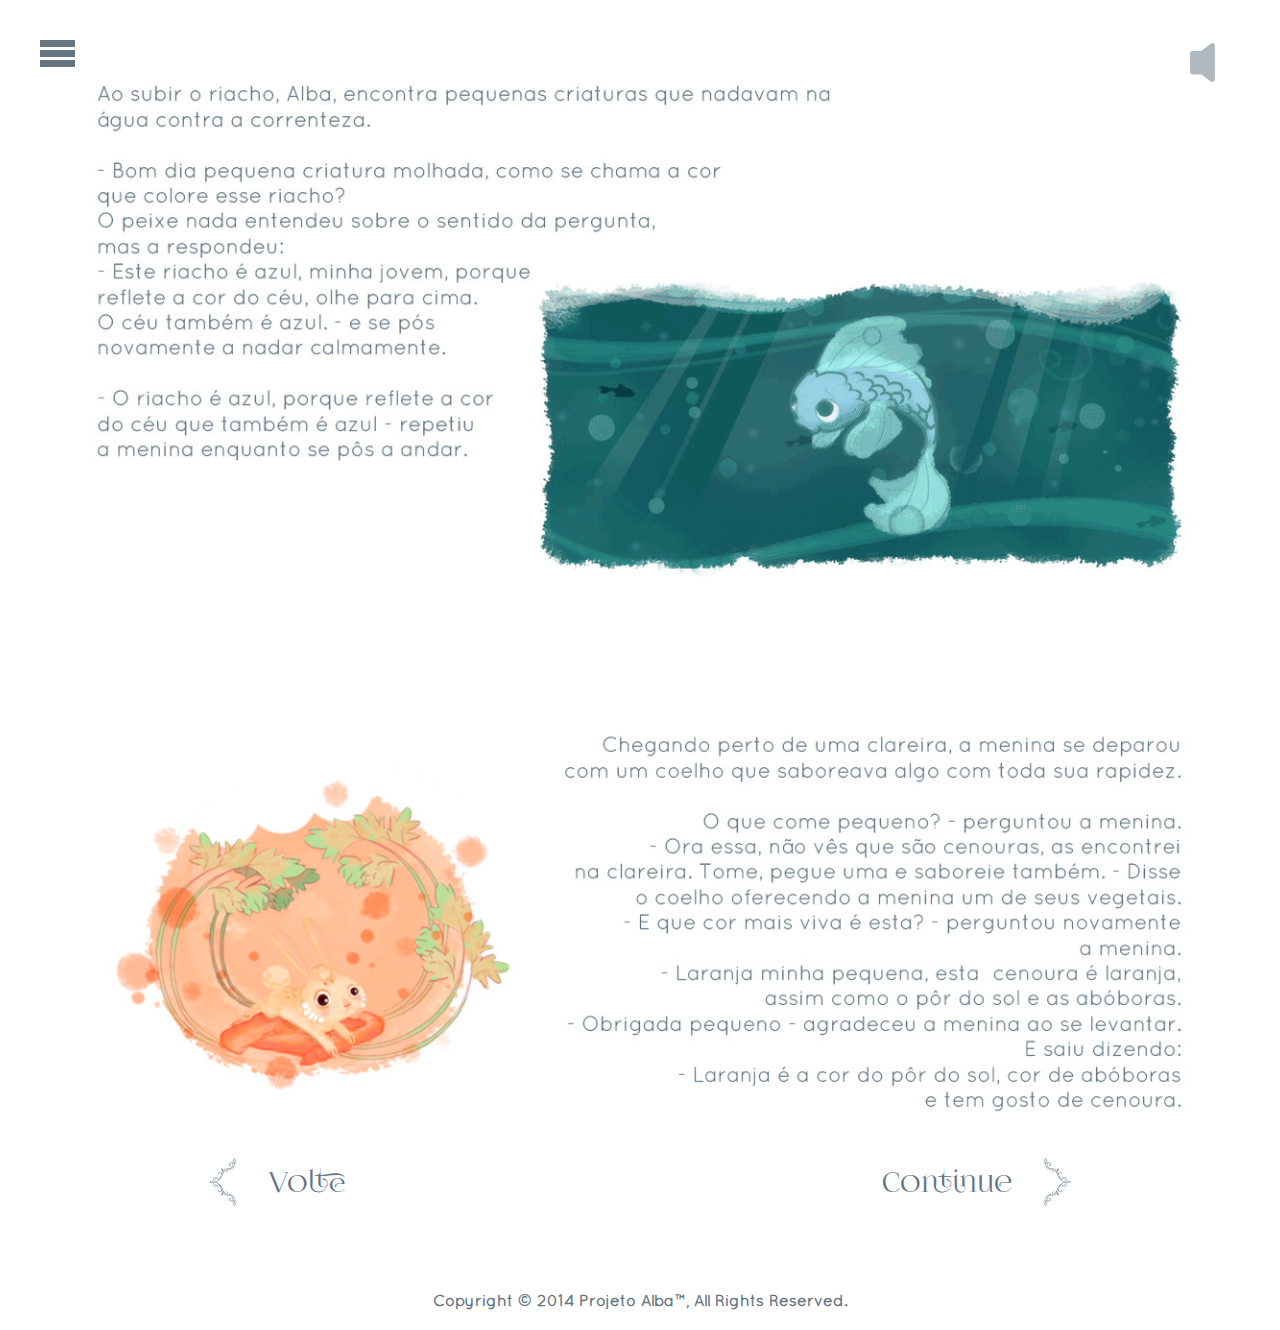
<file: caminho1.html>
﻿<!DOCTYPE html PUBLIC "-//W3C//DTD XHTML 1.0 Transitional//EN" "http://www.w3.org/TR/xhtml1/DTD/xhtml1-transitional.dtd">
<html xmlns="http://www.w3.org/1999/xhtml">
<head>
<meta http-equiv="Content-Type" content="text/html; charset=utf-8" />
<title>Projeto Alba</title>

<!----meta dados para comnpartilhamento---->
<meta name="description" content="Leia esta história incrível e descubra as cores junto com a princesa Alba."/>
<meta property="og:locale" content="pt_BR" />
<!--<meta property="og:type" content="article" />-->
<meta property="og:title" content="Projeto Alba" />
<meta property="og:description" content="Leia esta história incrível e descubra as cores junto com a princesa Alba." />
<meta property="og:image" content="img/historia/2.jpg" />


<link rel="icon" href="img/favicon.png" type="image/png">

<script>
//loading de carregamento do site ao abrir.
 window.addEventListener("load", function(){
    var loading = document.getElementById("loading");
    document.body.removeChild(loading);
   });
</script>

<!----folhas de estilos criadas pelo desenvolvedor---->
<link href="css/estilos.css" rel="stylesheet" type="text/css" />

<!------Scripts criados pelo desenvolvedor------->
<script src="js/codigo.js" type="text/javascript"></script>

<!-----------chama folha jquery parallax------------->
<script type="text/javascript" src="js/jquery-parallax.js"></script>
<script>
$(document).ready(function(){
$('div.section').each(function(){
	var $obj = $(this);
	$(window).scroll(function() {
		var yPos = ($(window).scrollTop() / $obj.data('speed')); 
		var bgpos = '50%'+ yPos + 'px';
		$obj.css('background-position', bgpos );
	}); 
});	
});
</script>

<!-------scripts e css fullpage-------->
<link href="css/jquery.fullPage.css" rel="stylesheet" type="text/css" />
<script src="js/jqueryui.js"></script>

<script type="text/javascript" src="js/jquery.fullPage.js"></script>
	<script type="text/javascript">
		$(document).ready(function() {
			$('#fullpage').fullpage({
				autoScrolling: false
			});
		});
	</script>
</head>

<body onload="iniciaPag()" onresize="redimencaoPag()" style="background-color: #FFFFFF;">
<!-----div de loading do site----->
<div id="loading"></div>
<!---elementos inclusos para não dar erro no javascript--->
<div id="fp-nav"></div>
<!--background audio-->
<audio loop id="back-audio">
  <source src="audio/back/bg-loop.ogg" type="audio/ogg">
  <source src="audio/back/bg-loop.mp3" type="audio/mpeg">
  Seu navegador não suporta a tag de audio.
</audio>
<!--audios da locucao-->
<audio id="1">
  <source src="audio/locucao/caminho1/img10-alba e peixes.mp3" type="audio/mpeg">
  Seu navegador não suporta a tag de audio.
</audio>
<audio id="2">
  <source src="audio/locucao/caminho1/img11-alba e coelho.mp3" type="audio/mpeg">
  Seu navegador não suporta a tag de audio.
</audio>

<!--começa primeira página-->
	<div id="fullpage">
    	<div id="conteudo">
            <div class="cem">
            	<img src="img/historia/caminho1/1.gif" id="1" class="cem" onclick="locucao(this.id)">
        		<img src="img/historia/caminho1/2.jpg" id="2" class="cem" onclick="locucao(this.id)">
                <!--<img src="img/historia/caminho1/8.jpg" onclick="alturaCaminhos()" id="ultima" class="cem">-->
                
                <!--entra botao do FaceBook
                <span class='st_facebook_hcount' displayText='Facebook'></span>-->
                
                <!--<div id="fim">
                	<div id="prev">
                       	<a href="pag1.html"><img src="img/btn/prev.png" width="35" height="50" alt="anterior" /><spam>Anterior</spam></a>
                    </div>
                    <!--<p class="direitos" style="top: auto !important;">Copyright © 2014 Projeto Alba™, All Rights Reserved.</p>
                </div>-->
                <div id="pass" style="top: -50px;">
                	<div id="prev">
                       	<a href="pag1.html"><img src="img/btn/prev.png" width="35" height="50" alt="anterior" /><spam>Volte</spam></a>
                    </div>
                    <div id="next">
                       	<a href="comum.html"><spam>Continue</spam><img src="img/btn/next.png" width="35" height="50" alt="anterior" /></a>
                    </div>
            	</div>
                <p class="direitos">Copyright © 2014 Projeto Alba™, All Rights Reserved.</p>
         </div>
   	</div>
    
    <!--controles do audio-->
    <img src="img/btn/audio-inpause.png" onclick="playPause()" width="50" height="45" id="control-audio" />
	<!--termina controles do audio-->
    <!--termina index-->
    <!--começa menu-->
	<div id="back-menu" style="display: none;">
    	<div class="opcoes">
        
        	<!----------------começa conteudo da opção "trabalho" do menu de opções------------------>
        	<div id="trabalho">
            	<h1>O Trabalho</h1>
                <div class="divider"></div>
                <h2>Por que nossa escolha?</h2>
                <p>Formando em Produção Multimídia na PUC Minas, os profissionais da equipe Projeto Alba produziram esse trabalho como TCC (Trabalho de Conclusão de Curso).</p>
<p>A ideia é fechar com chave de ouro toda a trajetória percorrida durante os dois anos e meio no curso e mostrar tudo que aprendemos durante esse processo.</p>
<p>A produção deste trabalho foi simples, a divisão das tarefas foi direta e as metas estabelecidas.</p>
<p>O trabalho final vocês veem aqui, o Projeto Alba é nossa apresentação para as pessoas de fora para mostrar: "Mercado de trabalho, estamos aqui e vamos disputar suas vagas com unhas e dentes, nos aguardem!"</p>
<p>Nós da Equipe Alba esperamos que vocês aproveitem nosso trabalho, obrigado.</p>
				<div class="divider"></div>
                <h2>Documentação</h2>
              	<p>Baixe a documentação do trabalho com todas as informações de pesquisa e produção:</p>
                <a href="documento/documento projeto alba.pdf" target="_blank"><img src="img/btn/pdf-alba.png" alt="baixe a documentação do trabalho Projeto Alba" /></a><br/><br/><br/>
                <div class="divider"></div>
                <h2>Divisão de tarefas</h2>
                <p><b>Design e produção web:</b> Thales Alves e Mateus Carneiro</p>
                <p><b>Documentação e gerenciamento:</b> Bruno Bonifácio, Matheus Fonseca e Mateus Carneiro</p>
                <p><b>Roteiro e Ilustrações:</b> Sullivan Henrique</p>
                <p><b>Animação e produção da locução:</b> Bruno Bonifácio</p>
                <p><b>Trilha sonora:</b> Thales Alves e LabÁudio SG</p>
				<div id="prev" style="position: inherit;" onclick="voltaMenu()">
	    			<a href="#"><img src="img/btn/prev.png" width="35" height="50" alt="anterior" /><spam>Voltar</spam></a>
            	</div>
            </div>
            
            <!----------------começa conteudo da opção "integrantes" do menu de opções------------------>
            <div id="integrantes">
            	<h1>Equipe</h1>
                <div class="divider"></div>
                <h2>Web Design</h2>
                <div class="content-circulos">
                	<div class="circulo-legenda">
                    	<div class="circulos-hover">
                        	<div class="back circulos">
                        		<p>
                                	Até mais, <br />e obrigado pelos peixes!
                                </p>
                        	 </div>
                    		<div class="circulos">
                        		<img src="img/integrantes/thales.jpg">
                			</div>
                        	<p>Thales Alves</p>
                        </div>
                    </div>
                    <div class="circulo-legenda">
                    	<div class="circulos-hover">
                        	<div class="back circulos">
                        		<p>
                                	A experienza é a influenza da cienza na aparenza.
                                </p>
                        	</div>
                    		<div class="circulos">
                        		<img src="img/integrantes/mateus-carneiro.jpg">
                			</div>
                        	<p>Mateus Carneiro</p>
                        </div>
                    </div>               
                    
                    <div class="divider"></div>
                <h2>Documentação</h2>
                <div class="circulo-legenda">
                	<div class="circulos-hover">
                        <div class="back circulos">
                        	<p>
                               	Em todo caos existe um universo, <br/>e em toda desordem existe uma ordem oculta.
                            </p>
                        </div>
                    	<div class="circulos">
                        	<img src="img/integrantes/bruno.jpg">
                		</div>
                        <p>Bruno Bonifácio</p>
                    </div>
                 </div>
                 <div class="circulo-legenda">
                 	<div class="circulos-hover">
                     	<div class="back circulos">
                        	<p>
                                	O tamanho do muro depende de como se enxerga o tijolo.
                            </p>
                        </div>
                   		<div class="circulos">
                	  		<img src="img/integrantes/mateus-fonseca.jpg">
                		</div>
                    	<p>Matheus Fonseca</p>
                     </div>
                  </div>
                    
                <div class="divider"></div>
                <h2>Desenho</h2>
                <div class="circulo-legenda" style="float:none; margin: 0 auto;">
                	<div class="circulos-hover">
                    	<div class="back circulos">
                        	<p>
                                	...
                            </p>
                        </div>
                    	<div class="circulos">
                        	<img src="img/integrantes/sullivan.jpg">
                		</div>
                        <p>Sullivan Silva</p>
                    </div>
                </div>
           	</div>
            <div id="prev" style="position: inherit;" onclick="voltaMenu()">
               	<a href="#"><img src="img/btn/prev.png" width="35" height="50" alt="anterior" /><spam>Voltar</spam></a>
            </div>                   
            </div>
            
            <!------começa detalhes projeto alba---------->                        
            <div id="projeto-detalhes">
            	<h1>Projeto Alba</h1>
                <div class="divider"></div>
                <h2>O que é o projeto</h2>
                <img src="img/alba-escrito.png" style="float: right;">
                <div class="bloco-de-texto">
                	<p>O projeto é uma Graphic Novel com possibilidades de multi-caminhos contendo elementos interativos, como sons, pequenas animações e a possibilidade do leitor escolher a sequência da narrativa.</p>
					<p>A arte é representada com ilustrações que são a tradução visual da história contada pelo projeto, apresentando uma narrativa harmônica e fluida.</p>
					<p>O produto é baseado em um conto autoral criado por um dos integrantes da equipe.</p>
                </div>
                <div class="divider"></div>
                <h2>Elementos Externos</h2>
                <p>Ao longo do projeto foram usados alguns elementos externos de domínio público, os quais são listados abaixo:</p><br/>
                <p><b>Imagens</b></p>
                <p>Imagem1 - Origami tags vector set<br>
                Link: <a href="http://www.freepik.com/free-vector/origami-tags-vector-set_724998.htm" target="_blank">http://www.freepik.com/free-vector/origami-tags-vector-set_724998.htm</a></p>
                <p>Imagem2 - Calligraphic frames decorative floral set<br>
                Link: <a href="http://www.freepik.com/free-vector/calligraphic-frames-decorative-floral-set_724574.htm" target="_blank">http://www.freepik.com/free-vector/calligraphic-frames-decorative-floral-set_724574.htm</a></p>
                <p><b>Fontes</b></p>
                <p>fonte1 - Quicksand<br>
                link: <a href="http://www.google.com/fonts/specimen/Quicksand" target="_blank">http://www.google.com/fonts/specimen/Quicksand</a></p>
                <p>fonte2 - Foglihten No07<br>
                link: <a href="http://www.dafont.com/pt/foglihtenno07.font" target="_blank">http://www.dafont.com/pt/foglihtenno07.font</a></p>
                <p>fonte3 - Caviar Dreams<br>
                link: <a href="http://www.dafont.com/pt/caviar-dreams.font" target="_blank">http://www.dafont.com/pt/caviar-dreams.font</a></p>
                
                <p><b>Áudio</b></p>
                <p>A trilha sonora do projeto foi produzida pelo LabAudio SG em conjunto com a equipe do Projeto Alba.</p>
                
                <p><b>Locução</b></p>
                <p>Locução feita por Camila Coelho.</p>
                
                <div id="prev" style="position: inherit;" onclick="voltaMenu()">
                   	<a href="#"><img src="img/btn/prev.png" width="35" height="50" alt="anterior" /><spam>Voltar</spam></a>
                </div>
            </div>
        </div>
    	<img src="img/btn/fexar-slin.png" id="btn-fechar" onclick="animaMenu()" width="35" height="35" alt="fechar menu" />
		<div id="menu-capa">
   	  		<ul id="into-menu-capa">
           		<a href="#" onclick="conteudo('trabalho')"><li>O TRABALHO</li></a>
        		<a href="#" onclick="conteudo('integrantes')"><li>EQUIPE</li></a>
        		<a href="#" onclick="conteudo('projeto')"><li>O PROJETO ALBA</li></a>
        	</ul>
    	</div>
    </div>
    <!--<img src="img/btn/menu.png" onclick="apareceMenu()" id="bt-menu" width="40" height="40" alt="menu" />-->
    <!--teste de menu por divs-->
    <div id="menu" onclick="animaMenu()">
    	<div class="barra-menu"></div>
        <div class="barra-menu"></div>
        <div class="barra-menu"></div>
    </div>
    <!--termina menu-->
</body>
</html>
</file>
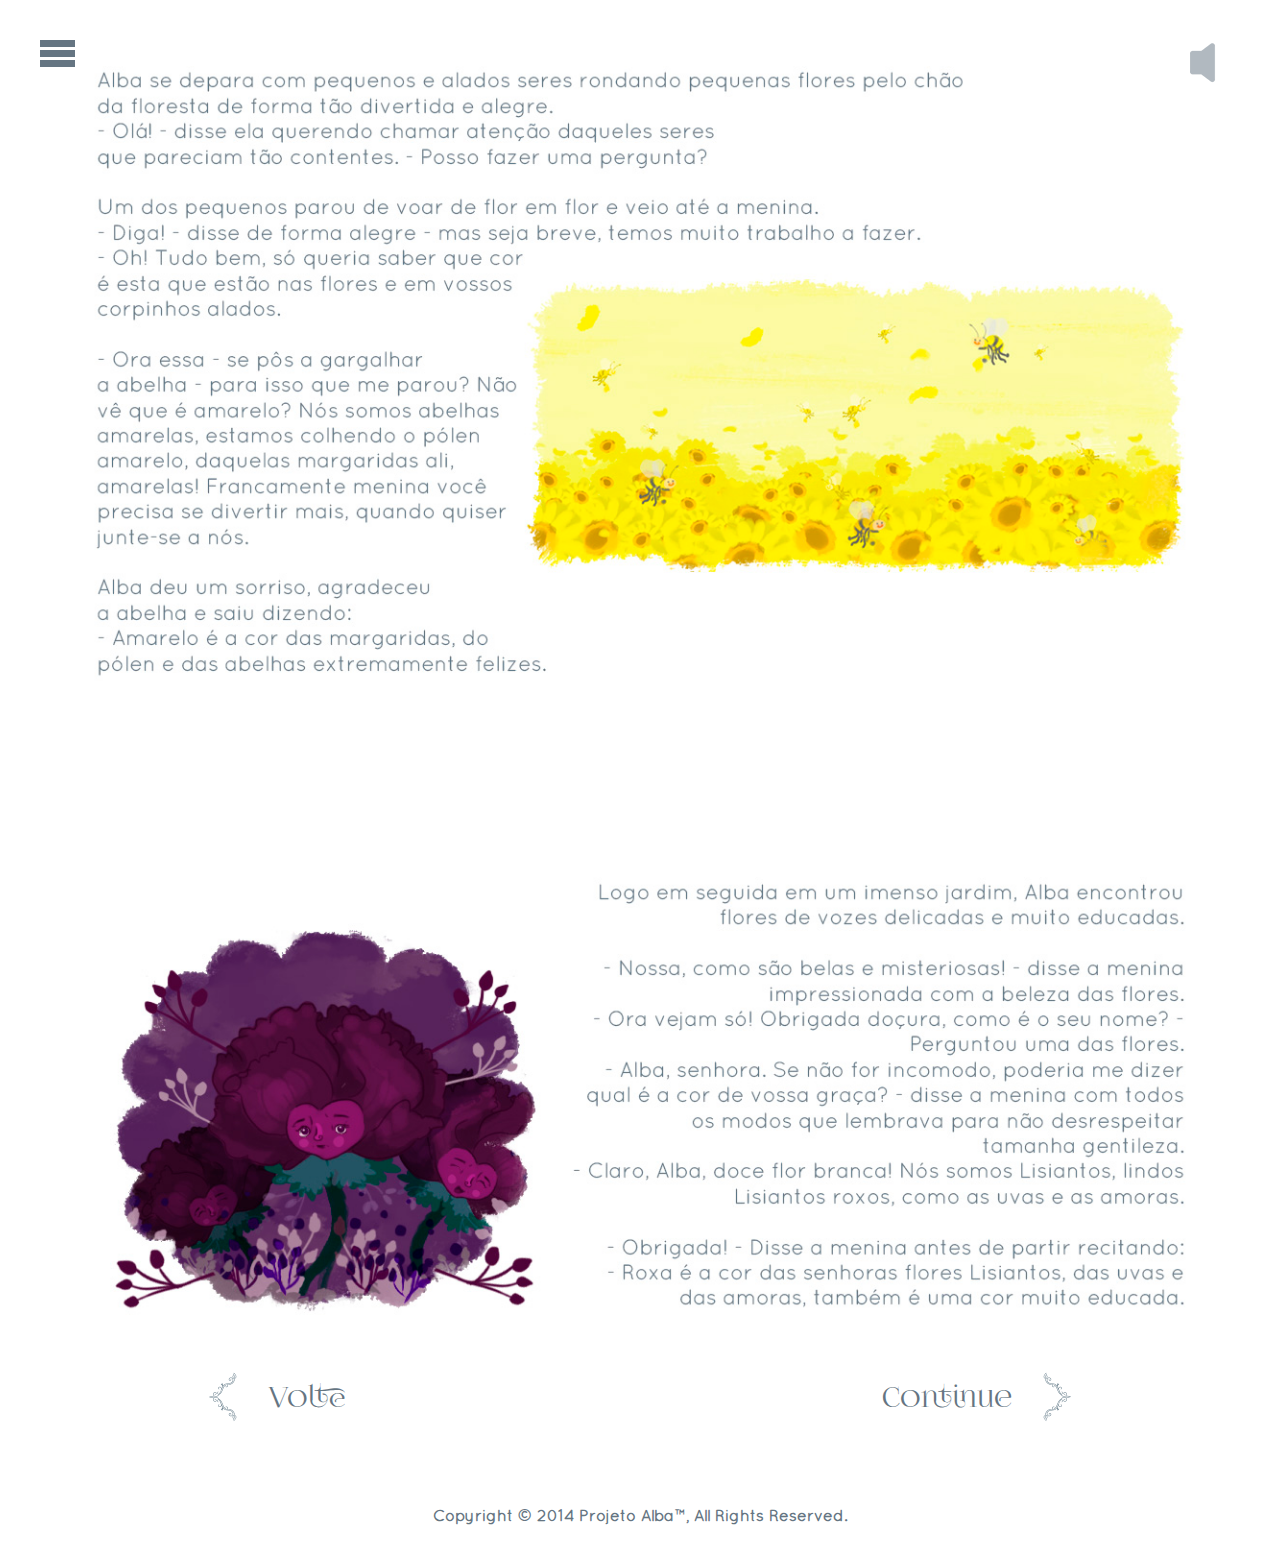
<file: caminho2.html>
﻿<!DOCTYPE html PUBLIC "-//W3C//DTD XHTML 1.0 Transitional//EN" "http://www.w3.org/TR/xhtml1/DTD/xhtml1-transitional.dtd">
<html xmlns="http://www.w3.org/1999/xhtml">
<head>
<meta http-equiv="Content-Type" content="text/html; charset=utf-8" />
<title>Projeto Alba</title>

<!----meta dados para comnpartilhamento---->
<meta name="description" content="Leia esta história incrível e descubra as cores junto com a princesa Alba."/>
<meta property="og:locale" content="pt_BR" />
<!--<meta property="og:type" content="article" />-->
<meta property="og:title" content="Projeto Alba" />
<meta property="og:description" content="Leia esta história incrível e descubra as cores junto com a princesa Alba." />
<meta property="og:image" content="img/historia/2.jpg" />

<link rel="icon" href="img/favicon.png" type="image/png">

<script>
//loading de carregamento do site ao abrir.
 window.addEventListener("load", function(){
    var loading = document.getElementById("loading");
    document.body.removeChild(loading);
   });
</script>

<!----folhas de estilos criadas pelo desenvolvedor---->
<link href="css/estilos.css" rel="stylesheet" type="text/css" />

<!------Scripts criados pelo desenvolvedor------->
<script src="js/codigo.js" type="text/javascript"></script>

<!-----------chama folha jquery parallax------------->
<script type="text/javascript" src="js/jquery-parallax.js"></script>
<script>
$(document).ready(function(){
$('div.section').each(function(){
	var $obj = $(this);
	$(window).scroll(function() {
		var yPos = ($(window).scrollTop() / $obj.data('speed')); 
		var bgpos = '50%'+ yPos + 'px';
		$obj.css('background-position', bgpos );
	}); 
});	
});
</script>

<!-------scripts e css fullpage-------->
<link href="css/jquery.fullPage.css" rel="stylesheet" type="text/css" />
<script src="js/jqueryui.js"></script>

<script type="text/javascript" src="js/jquery.fullPage.js"></script>
	<script type="text/javascript">
		$(document).ready(function() {
			$('#fullpage').fullpage({
				autoScrolling: false
			});
		});
	</script>

</head>

<body onload="iniciaPag()" onresize="redimencaoPag()" style="background-color: #FFFFFF;">
<!-----div de loading do site----->
<div id="loading"></div>
<!---elementos inclusos para não dar erro no javascript--->
<div id="fp-nav"></div>
<!--background audio-->
<audio loop id="back-audio">
  <source src="audio/back/bg-loop.ogg" type="audio/ogg">
  <source src="audio/back/bg-loop.mp3" type="audio/mpeg">
  Seu navegador não suporta a tag de audio.
</audio>
<!--audios da locucao-->
<audio id="1">
  <source src="audio/locucao/caminho2/img12-Alba e abelhas.mp3" type="audio/mpeg">
  Seu navegador não suporta a tag de audio.
</audio>
<audio id="2">
  <source src="audio/locucao/caminho2/img13-Alba e flores.mp3" type="audio/mpeg">
  Seu navegador não suporta a tag de audio.
</audio>

<!--começa primeira página-->
	<div id="fullpage">
    	<div id="conteudo">
            <div class="cem">
            	<img src="img/historia/caminho2/1.jpg" id="1" class="cem" onclick="locucao(this.id)">
        		<img src="img/historia/caminho2/2.jpg" id="2" class="cem" onclick="locucao(this.id)">
                <!--<img src="img/historia/caminho2/8.jpg" onclick="alturaCaminhos()" id="ultima" class="cem">-->
                
                <!--entra botao do FaceBook
                <span class='st_facebook_hcount' displayText='Facebook'></span>-->
                
                <!--<div id="fim">
                	<div id="prev">
                       	<a href="pag1.html"><img src="img/btn/prev.png" width="35" height="50" alt="anterior" /><spam>Anterior</spam></a>
                    </div>
                    <p class="direitos" style="top: auto !important;">Copyright © 2014 Projeto Alba™, All Rights Reserved.</p>
                </div>-->
                <div id="pass" style="top: -50px;">
                	<div id="prev">
                       	<a href="pag1.html"><img src="img/btn/prev.png" width="35" height="50" alt="anterior" /><spam>Volte</spam></a>
                    </div>
                    <div id="next">
                       	<a href="comum.html"><spam>Continue</spam><img src="img/btn/next.png" width="35" height="50" alt="anterior" /></a>
                    </div>
            	</div>
                <p class="direitos">Copyright © 2014 Projeto Alba™, All Rights Reserved.</p>
         </div>
   	</div>
    
    <!--controles do audio-->
    <img src="img/btn/audio-inpause.png" onclick="playPause()" width="50" height="45" id="control-audio" />
	<!--termina controles do audio-->
    <!--termina index-->
    <!--começa menu-->
	<div id="back-menu" style="display: none;">
    	<div class="opcoes">
        
        	<!----------------começa conteudo da opção "trabalho" do menu de opções------------------>
        	<div id="trabalho">
            	<h1>O Trabalho</h1>
                <div class="divider"></div>
                <h2>Por que nossa escolha?</h2>
                <p>Formando em Produção Multimídia na PUC Minas, os profissionais da equipe Projeto Alba produziram esse trabalho como TCC (Trabalho de Conclusão de Curso).</p>
<p>A ideia é fechar com chave de ouro toda a trajetória percorrida durante os dois anos e meio no curso e mostrar tudo que aprendemos durante esse processo.</p>
<p>A produção deste trabalho foi simples, a divisão das tarefas foi direta e as metas estabelecidas.</p>
<p>O trabalho final vocês veem aqui, o Projeto Alba é nossa apresentação para as pessoas de fora para mostrar: "Mercado de trabalho, estamos aqui e vamos disputar suas vagas com unhas e dentes, nos aguardem!"</p>
<p>Nós da Equipe Alba esperamos que vocês aproveitem nosso trabalho, obrigado.</p>
				<div class="divider"></div>
                <h2>Documentação</h2>
              	<p>Baixe a documentação do trabalho com todas as informações de pesquisa e produção:</p>
                <a href="documento/documento projeto alba.pdf" target="_blank"><img src="img/btn/pdf-alba.png" alt="baixe a documentação do trabalho Projeto Alba" /></a><br/><br/><br/>
                <div class="divider"></div>
                <h2>Divisão de tarefas</h2>
                <p><b>Design e produção web:</b> Thales Alves e Mateus Carneiro</p>
                <p><b>Documentação e gerenciamento:</b> Bruno Bonifácio, Matheus Fonseca e Mateus Carneiro</p>
                <p><b>Roteiro e Ilustrações:</b> Sullivan Henrique</p>
                <p><b>Animação e produção da locução:</b> Bruno Bonifácio</p>
                <p><b>Trilha sonora:</b> Thales Alves e LabÁudio SG</p>
				<div id="prev" style="position: inherit;" onclick="voltaMenu()">
	    			<a href="#"><img src="img/btn/prev.png" width="35" height="50" alt="anterior" /><spam>Voltar</spam></a>
            	</div>
            </div>
            
            <!----------------começa conteudo da opção "integrantes" do menu de opções------------------>
            <div id="integrantes">
            	<h1>Equipe</h1>
                <div class="divider"></div>
                <h2>Web Design</h2>
                <div class="content-circulos">
                	<div class="circulo-legenda">
                    	<div class="circulos-hover">
                        	<div class="back circulos">
                        		<p>
                                	Até mais, <br />e obrigado pelos peixes!
                                </p>
                        	 </div>
                    		<div class="circulos">
                        		<img src="img/integrantes/thales.jpg">
                			</div>
                        	<p>Thales Alves</p>
                        </div>
                    </div>
                    <div class="circulo-legenda">
                    	<div class="circulos-hover">
                        	<div class="back circulos">
                        		<p>
                                	A experienza é a influenza da cienza na aparenza.
                                </p>
                        	</div>
                    		<div class="circulos">
                        		<img src="img/integrantes/mateus-carneiro.jpg">
                			</div>
                        	<p>Mateus Carneiro</p>
                        </div>
                    </div>               
                    
                    <div class="divider"></div>
                <h2>Documentação</h2>
                <div class="circulo-legenda">
                	<div class="circulos-hover">
                        <div class="back circulos">
                        	<p>
                               	Em todo caos existe um universo, <br/>e em toda desordem existe uma ordem oculta.
                            </p>
                        </div>
                    	<div class="circulos">
                        	<img src="img/integrantes/bruno.jpg">
                		</div>
                        <p>Bruno Bonifácio</p>
                    </div>
                 </div>
                 <div class="circulo-legenda">
                 	<div class="circulos-hover">
                     	<div class="back circulos">
                        	<p>
                                	O tamanho do muro depende de como se enxerga o tijolo.
                            </p>
                        </div>
                   		<div class="circulos">
                	  		<img src="img/integrantes/mateus-fonseca.jpg">
                		</div>
                    	<p>Matheus Fonseca</p>
                     </div>
                  </div>
                    
                <div class="divider"></div>
                <h2>Desenho</h2>
                <div class="circulo-legenda" style="float:none; margin: 0 auto;">
                	<div class="circulos-hover">
                    	<div class="back circulos">
                        	<p>
                                	...
                            </p>
                        </div>
                    	<div class="circulos">
                        	<img src="img/integrantes/sullivan.jpg">
                		</div>
                        <p>Sullivan Silva</p>
                    </div>
                </div>
           	</div>
            <div id="prev" style="position: inherit;" onclick="voltaMenu()">
               	<a href="#"><img src="img/btn/prev.png" width="35" height="50" alt="anterior" /><spam>Voltar</spam></a>
            </div>                   
            </div>
            
            <!------começa detalhes projeto alba---------->                        
            <div id="projeto-detalhes">
            	<h1>Projeto Alba</h1>
                <div class="divider"></div>
                <h2>O que é o projeto</h2>
                <img src="img/alba-escrito.png" style="float: right;">
                <div class="bloco-de-texto">
                	<p>O projeto é uma Graphic Novel com possibilidades de multi-caminhos contendo elementos interativos, como sons, pequenas animações e a possibilidade do leitor escolher a sequência da narrativa.</p>
					<p>A arte é representada com ilustrações que são a tradução visual da história contada pelo projeto, apresentando uma narrativa harmônica e fluida.</p>
					<p>O produto é baseado em um conto autoral criado por um dos integrantes da equipe.</p>
                </div>
                <div class="divider"></div>
                <h2>Elementos Externos</h2>
                <p>Ao longo do projeto foram usados alguns elementos externos de domínio público, os quais são listados abaixo:</p><br/>
                <p><b>Imagens</b></p>
                <p>Imagem1 - Origami tags vector set<br>
                Link: <a href="http://www.freepik.com/free-vector/origami-tags-vector-set_724998.htm" target="_blank">http://www.freepik.com/free-vector/origami-tags-vector-set_724998.htm</a></p>
                <p>Imagem2 - Calligraphic frames decorative floral set<br>
                Link: <a href="http://www.freepik.com/free-vector/calligraphic-frames-decorative-floral-set_724574.htm" target="_blank">http://www.freepik.com/free-vector/calligraphic-frames-decorative-floral-set_724574.htm</a></p>
                <p><b>Fontes</b></p>
                <p>fonte1 - Quicksand<br>
                link: <a href="http://www.google.com/fonts/specimen/Quicksand" target="_blank">http://www.google.com/fonts/specimen/Quicksand</a></p>
                <p>fonte2 - Foglihten No07<br>
                link: <a href="http://www.dafont.com/pt/foglihtenno07.font" target="_blank">http://www.dafont.com/pt/foglihtenno07.font</a></p>
                <p>fonte3 - Caviar Dreams<br>
                link: <a href="http://www.dafont.com/pt/caviar-dreams.font" target="_blank">http://www.dafont.com/pt/caviar-dreams.font</a></p>
                
                <p><b>Áudio</b></p>
                <p>A trilha sonora do projeto foi produzida pelo LabAudio SG em conjunto com a equipe do Projeto Alba.</p>
                
                <p><b>Locução</b></p>
                <p>Locução feita por Camila Coelho.</p>
                
                <div id="prev" style="position: inherit;" onclick="voltaMenu()">
                   	<a href="#"><img src="img/btn/prev.png" width="35" height="50" alt="anterior" /><spam>Voltar</spam></a>
                </div>
            </div>
        </div>
    	<img src="img/btn/fexar-slin.png" id="btn-fechar" onclick="animaMenu()" width="35" height="35" alt="fechar menu" />
		<div id="menu-capa">
   	  		<ul id="into-menu-capa">
           		<a href="#" onclick="conteudo('trabalho')"><li>O TRABALHO</li></a>
        		<a href="#" onclick="conteudo('integrantes')"><li>EQUIPE</li></a>
        		<a href="#" onclick="conteudo('projeto')"><li>O PROJETO ALBA</li></a>
        	</ul>
    	</div>
    </div>
    <!--<img src="img/btn/menu.png" onclick="apareceMenu()" id="bt-menu" width="40" height="40" alt="menu" />-->
    <!--teste de menu por divs-->
    <div id="menu" onclick="animaMenu()">
    	<div class="barra-menu"></div>
        <div class="barra-menu"></div>
        <div class="barra-menu"></div>
    </div>
    <!--termina menu-->
</body>
</html>
</file>
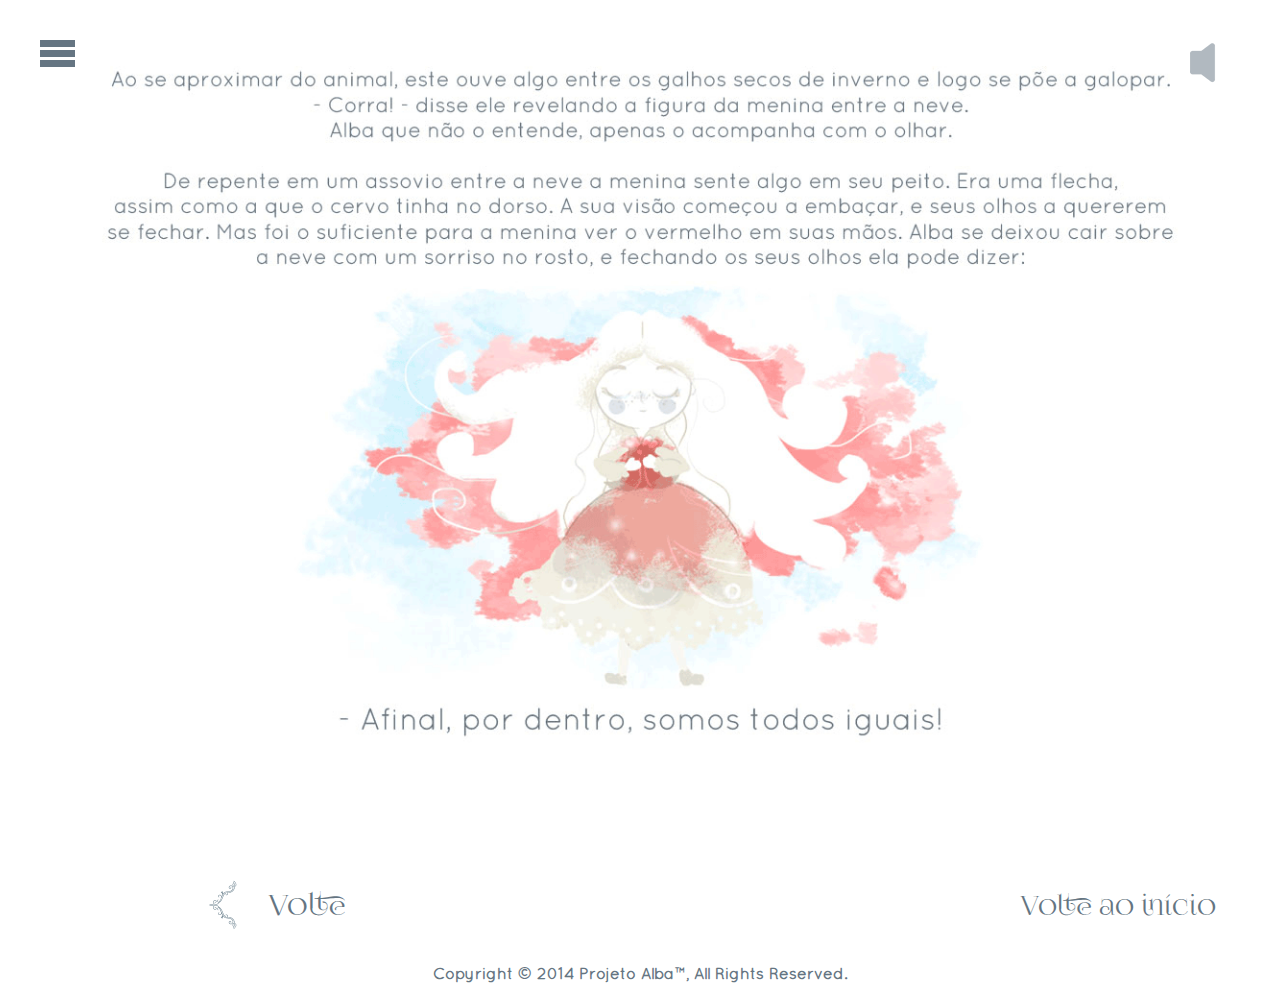
<file: caminho3.html>
﻿<!DOCTYPE html PUBLIC "-//W3C//DTD XHTML 1.0 Transitional//EN" "http://www.w3.org/TR/xhtml1/DTD/xhtml1-transitional.dtd">
<html xmlns="http://www.w3.org/1999/xhtml">
<head>
<meta http-equiv="Content-Type" content="text/html; charset=utf-8" />
<title>Projeto Alba</title>

<!----meta dados para comnpartilhamento---->
<meta name="description" content="Leia esta história incrível e descubra as cores junto com a princesa Alba."/>
<meta property="og:locale" content="pt_BR" />
<!--<meta property="og:type" content="article" />-->
<meta property="og:title" content="Projeto Alba" />
<meta property="og:description" content="Leia esta história incrível e descubra as cores junto com a princesa Alba." />
<meta property="og:image" content="img/historia/2.jpg" />


<link rel="icon" href="img/favicon.png" type="image/png">

<script>
//loading de carregamento do site ao abrir.
 window.addEventListener("load", function(){
    var loading = document.getElementById("loading");
    document.body.removeChild(loading);
   });
</script>

<!----folhas de estilos criadas pelo desenvolvedor---->
<link href="css/estilos.css" rel="stylesheet" type="text/css" />

<!------Scripts criados pelo desenvolvedor------->
<script src="js/codigo.js" type="text/javascript"></script>

<!-----------chama folha jquery parallax-----------
<script type="text/javascript" src="js/jquery-parallax.js"></script>
<script>
$(document).ready(function(){
$('div.section').each(function(){
	var $obj = $(this);
	$(window).scroll(function() {
		var yPos = ($(window).scrollTop() / $obj.data('speed')); 
		var bgpos = '50%'+ yPos + 'px';
		$obj.css('background-position', bgpos );
	}); 
});	
});
</script>-->

<!-------scripts e css fullpage-------->
<link href="css/jquery.fullPage.css" rel="stylesheet" type="text/css" />
<script src="js/jqueryui.js"></script>

<script type="text/javascript" src="js/jquery.fullPage.js"></script>
	<script type="text/javascript">
		$(document).ready(function() {
			$('#fullpage').fullpage({
				autoScrolling: false
			});
		});
	</script>
    
<!--------compartilhamento no fb---------------->
<script type="text/javascript" src="js/fb.js"></script>
<script type="text/javascript">stLight.options({publisher: "321b9033-fff1-4f21-b710-e7e4b45c5b89", doNotHash: false, doNotCopy: false, hashAddressBar: true});</script>
</head>

<body onload="iniciaPag()" onresize="redimencaoPag()" style="background-color: #FFFFFF;">
<!-----div de loading do site----->
<div id="loading"></div>
<!---elementos inclusos para não dar erro no javascript--->
<div id="fp-nav"></div>
<!--background audio-->
<audio loop id="back-audio">
  <source src="audio/back/bg-loop.ogg" type="audio/ogg">
  <source src="audio/back/bg-loop.mp3" type="audio/mpeg">
  Seu navegador não suporta a tag de audio.
</audio>
<!--audios da locucao-->
<audio id="1">
  <source src="audio/locucao/caminho3/img19-Alba ferida.mp3" type="audio/mpeg">
  Seu navegador não suporta a tag de audio.
</audio>

<!--começa primeira página-->
	<div id="fullpage">
    	<div id="conteudo">
            <div class="cem">
            	<img src="img/historia/caminho3/1.gif" id="1" class="cem" onclick="locucao(this.id)">
                <!--<img src="img/historia/caminho1/8.jpg" onclick="alturaCaminhos()" id="ultima" class="cem">-->
                
                <!--entra botao do FaceBook-->
                <span class='st_facebook_hcount' displayText='Facebook'></span>
                
                <div id="fim">
                	<spam><a href="index.html" class="inicio">Volte ao início</a><spam>
                	<div id="prev">
                       	<a href="comum.html"><img src="img/btn/prev.png" width="35" height="50" alt="anterior" /><spam>Volte</spam></a>
                    </div>
                    <p class="direitos" style="top: auto !important;">Copyright © 2014 Projeto Alba™, All Rights Reserved.</p>
                </div>
                <!--<div id="pass" style="top: -50px;">
                	<div id="prev">
                       	<a href="pag1.html"><img src="img/btn/prev.png" width="35" height="50" alt="anterior" /><spam>Previews</spam></a>
                    </div>
                    <div id="next">
                       	<a href="comum.html"><spam>Próximo</spam><img src="img/btn/next.png" width="35" height="50" alt="anterior" /></a>
                    </div>
            	</div>-->
         </div>
   	</div>
    
    <!--controles do audio-->
    <img src="img/btn/audio-inpause.png" onclick="playPause()" width="50" height="45" id="control-audio" />
	<!--termina controles do audio-->
    <!--termina index-->
    <!--começa menu-->
	<div id="back-menu" style="display: none;">
    	<div class="opcoes">
        
        	<!----------------começa conteudo da opção "trabalho" do menu de opções------------------>
        	<div id="trabalho">
            	<h1>O Trabalho</h1>
                <div class="divider"></div>
                <h2>Por que nossa escolha?</h2>
                <p>Formando em Produção Multimídia na PUC Minas, os profissionais da equipe Projeto Alba produziram esse trabalho como TCC (Trabalho de Conclusão de Curso).</p>
<p>A ideia é fechar com chave de ouro toda a trajetória percorrida durante os dois anos e meio no curso e mostrar tudo que aprendemos durante esse processo.</p>
<p>A produção deste trabalho foi simples, a divisão das tarefas foi direta e as metas estabelecidas.</p>
<p>O trabalho final vocês veem aqui, o Projeto Alba é nossa apresentação para as pessoas de fora para mostrar: "Mercado de trabalho, estamos aqui e vamos disputar suas vagas com unhas e dentes, nos aguardem!"</p>
<p>Nós da Equipe Alba esperamos que vocês aproveitem nosso trabalho, obrigado.</p>
				<div class="divider"></div>
                <h2>Documentação</h2>
              	<p>Baixe a documentação do trabalho com todas as informações de pesquisa e produção:</p>
                <a href="documento/documento projeto alba.pdf" target="_blank"><img src="img/btn/pdf-alba.png" alt="baixe a documentação do trabalho Projeto Alba" /></a><br/><br/><br/>
                <div class="divider"></div>
                <h2>Divisão de tarefas</h2>
                <p><b>Design e produção web:</b> Thales Alves e Mateus Carneiro</p>
                <p><b>Documentação e gerenciamento:</b> Bruno Bonifácio, Matheus Fonseca e Mateus Carneiro</p>
                <p><b>Roteiro e Ilustrações:</b> Sullivan Henrique</p>
                <p><b>Animação e produção da locução:</b> Bruno Bonifácio</p>
                <p><b>Trilha sonora:</b> Thales Alves e LabÁudio SG</p>
				<div id="prev" style="position: inherit;" onclick="voltaMenu()">
	    			<a href="#"><img src="img/btn/prev.png" width="35" height="50" alt="anterior" /><spam>Voltar</spam></a>
            	</div>
            </div>
            
            <!----------------começa conteudo da opção "integrantes" do menu de opções------------------>
            <div id="integrantes">
            	<h1>Equipe</h1>
                <div class="divider"></div>
                <h2>Web Design</h2>
                <div class="content-circulos">
                	<div class="circulo-legenda">
                    	<div class="circulos-hover">
                        	<div class="back circulos">
                        		<p>
                                	Até mais, <br />e obrigado pelos peixes!
                                </p>
                        	 </div>
                    		<div class="circulos">
                        		<img src="img/integrantes/thales.jpg">
                			</div>
                        	<p>Thales Alves</p>
                        </div>
                    </div>
                    <div class="circulo-legenda">
                    	<div class="circulos-hover">
                        	<div class="back circulos">
                        		<p>
                                	A experienza é a influenza da cienza na aparenza.
                                </p>
                        	</div>
                    		<div class="circulos">
                        		<img src="img/integrantes/mateus-carneiro.jpg">
                			</div>
                        	<p>Mateus Carneiro</p>
                        </div>
                    </div>               
                    
                    <div class="divider"></div>
                <h2>Documentação</h2>
                <div class="circulo-legenda">
                	<div class="circulos-hover">
                        <div class="back circulos">
                        	<p>
                               	Em todo caos existe um universo, <br/>e em toda desordem existe uma ordem oculta.
                            </p>
                        </div>
                    	<div class="circulos">
                        	<img src="img/integrantes/bruno.jpg">
                		</div>
                        <p>Bruno Bonifácio</p>
                    </div>
                 </div>
                 <div class="circulo-legenda">
                 	<div class="circulos-hover">
                     	<div class="back circulos">
                        	<p>
                                	O tamanho do muro depende de como se enxerga o tijolo.
                            </p>
                        </div>
                   		<div class="circulos">
                	  		<img src="img/integrantes/mateus-fonseca.jpg">
                		</div>
                    	<p>Matheus Fonseca</p>
                     </div>
                  </div>
                    
                <div class="divider"></div>
                <h2>Desenho</h2>
                <div class="circulo-legenda" style="float:none; margin: 0 auto;">
                	<div class="circulos-hover">
                    	<div class="back circulos">
                        	<p>
                                	...
                            </p>
                        </div>
                    	<div class="circulos">
                        	<img src="img/integrantes/sullivan.jpg">
                		</div>
                        <p>Sullivan Silva</p>
                    </div>
                </div>
           	</div>
            <div id="prev" style="position: inherit;" onclick="voltaMenu()">
               	<a href="#"><img src="img/btn/prev.png" width="35" height="50" alt="anterior" /><spam>Voltar</spam></a>
            </div>                   
            </div>
            
            <!------começa detalhes projeto alba---------->                        
            <div id="projeto-detalhes">
            	<h1>Projeto Alba</h1>
                <div class="divider"></div>
                <h2>O que é o projeto</h2>
                <img src="img/alba-escrito.png" style="float: right;">
                <div class="bloco-de-texto">
                	<p>O projeto é uma Graphic Novel com possibilidades de multi-caminhos contendo elementos interativos, como sons, pequenas animações e a possibilidade do leitor escolher a sequência da narrativa.</p>
					<p>A arte é representada com ilustrações que são a tradução visual da história contada pelo projeto, apresentando uma narrativa harmônica e fluida.</p>
					<p>O produto é baseado em um conto autoral criado por um dos integrantes da equipe.</p>
                </div>
                <div class="divider"></div>
                <h2>Elementos Externos</h2>
                <p>Ao longo do projeto foram usados alguns elementos externos de domínio público, os quais são listados abaixo:</p><br/>
                <p><b>Imagens</b></p>
                <p>Imagem1 - Origami tags vector set<br>
                Link: <a href="http://www.freepik.com/free-vector/origami-tags-vector-set_724998.htm" target="_blank">http://www.freepik.com/free-vector/origami-tags-vector-set_724998.htm</a></p>
                <p>Imagem2 - Calligraphic frames decorative floral set<br>
                Link: <a href="http://www.freepik.com/free-vector/calligraphic-frames-decorative-floral-set_724574.htm" target="_blank">http://www.freepik.com/free-vector/calligraphic-frames-decorative-floral-set_724574.htm</a></p>
                <p><b>Fontes</b></p>
                <p>fonte1 - Quicksand<br>
                link: <a href="http://www.google.com/fonts/specimen/Quicksand" target="_blank">http://www.google.com/fonts/specimen/Quicksand</a></p>
                <p>fonte2 - Foglihten No07<br>
                link: <a href="http://www.dafont.com/pt/foglihtenno07.font" target="_blank">http://www.dafont.com/pt/foglihtenno07.font</a></p>
                <p>fonte3 - Caviar Dreams<br>
                link: <a href="http://www.dafont.com/pt/caviar-dreams.font" target="_blank">http://www.dafont.com/pt/caviar-dreams.font</a></p>
                
                <p><b>Áudio</b></p>
                <p>A trilha sonora do projeto foi produzida pelo LabAudio SG em conjunto com a equipe do Projeto Alba.</p>
                
                <p><b>Locução</b></p>
                <p>Locução feita por Camila Coelho.</p>
                
                <div id="prev" style="position: inherit;" onclick="voltaMenu()">
                   	<a href="#"><img src="img/btn/prev.png" width="35" height="50" alt="anterior" /><spam>Voltar</spam></a>
                </div>
            </div>
        </div>
    	<img src="img/btn/fexar-slin.png" id="btn-fechar" onclick="animaMenu()" width="35" height="35" alt="fechar menu" />
		<div id="menu-capa">
   	  		<ul id="into-menu-capa">
           		<a href="#" onclick="conteudo('trabalho')"><li>O TRABALHO</li></a>
        		<a href="#" onclick="conteudo('integrantes')"><li>EQUIPE</li></a>
        		<a href="#" onclick="conteudo('projeto')"><li>O PROJETO ALBA</li></a>
        	</ul>
    	</div>
    </div>
    <!--<img src="img/btn/menu.png" onclick="apareceMenu()" id="bt-menu" width="40" height="40" alt="menu" />-->
    <!--teste de menu por divs-->
    <div id="menu" onclick="animaMenu()">
    	<div class="barra-menu"></div>
        <div class="barra-menu"></div>
        <div class="barra-menu"></div>
    </div>
    <!--termina menu-->
</body>
</html>
</file>
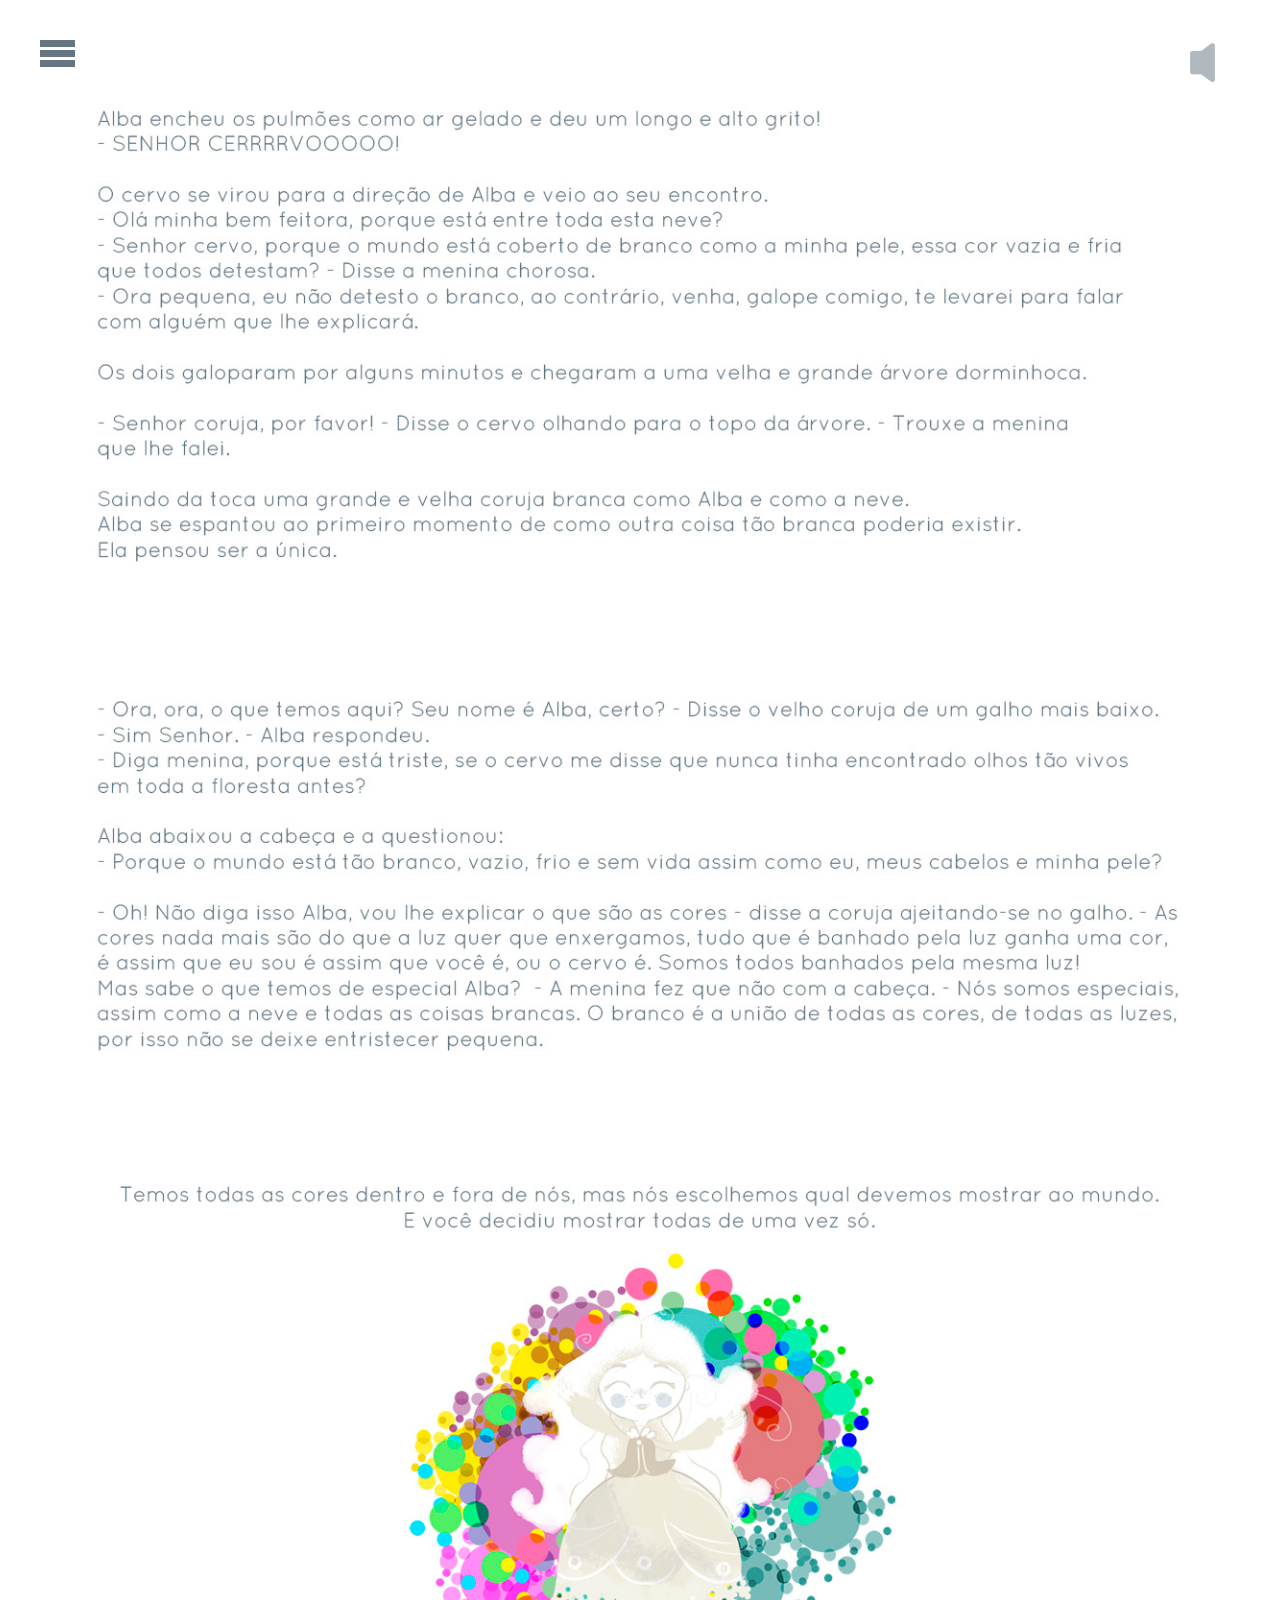
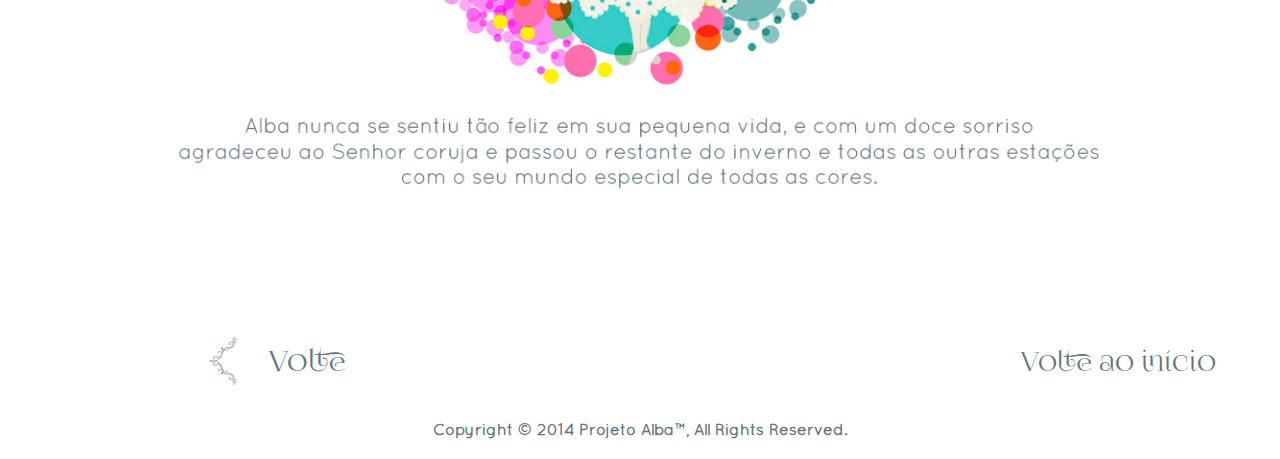
<file: caminho4.html>
﻿<!DOCTYPE html PUBLIC "-//W3C//DTD XHTML 1.0 Transitional//EN" "http://www.w3.org/TR/xhtml1/DTD/xhtml1-transitional.dtd">
<html xmlns="http://www.w3.org/1999/xhtml">
<head>
<meta http-equiv="Content-Type" content="text/html; charset=utf-8" />
<title>Projeto Alba</title>

<!----meta dados para comnpartilhamento---->
<meta name="description" content="Leia esta história incrível e descubra as cores junto com a princesa Alba."/>
<meta property="og:locale" content="pt_BR" />
<!--<meta property="og:type" content="article" />-->
<meta property="og:title" content="Projeto Alba" />
<meta property="og:description" content="Leia esta história incrível e descubra as cores junto com a princesa Alba." />
<meta property="og:image" content="img/historia/2.jpg" />


<link rel="icon" href="img/favicon.png" type="image/png">

<script>
//loading de carregamento do site ao abrir.
 window.addEventListener("load", function(){
    var loading = document.getElementById("loading");
    document.body.removeChild(loading);
   });
</script>

<!----folhas de estilos criadas pelo desenvolvedor---->
<link href="css/estilos.css" rel="stylesheet" type="text/css" />

<!------Scripts criados pelo desenvolvedor------->
<script src="js/codigo.js" type="text/javascript"></script>

<!-----------chama folha jquery parallax------------->
<script type="text/javascript" src="js/jquery-parallax.js"></script>
<script>
$(document).ready(function(){
$('div.section').each(function(){
	var $obj = $(this);
	$(window).scroll(function() {
		var yPos = ($(window).scrollTop() / $obj.data('speed')); 
		var bgpos = '50%'+ yPos + 'px';
		$obj.css('background-position', bgpos );
	}); 
});	
});
</script>

<!-------scripts e css fullpage-------->
<link href="css/jquery.fullPage.css" rel="stylesheet" type="text/css" />
<script src="js/jqueryui.js"></script>

<script type="text/javascript" src="js/jquery.fullPage.js"></script>
	<script type="text/javascript">
		$(document).ready(function() {
			$('#fullpage').fullpage({
				autoScrolling: false
			});
		});
	</script>
    
<!--------compartilhamento no fb---------------->
<script type="text/javascript" src="js/fb.js"></script>
<script type="text/javascript">stLight.options({publisher: "321b9033-fff1-4f21-b710-e7e4b45c5b89", doNotHash: false, doNotCopy: false, hashAddressBar: true});</script>
</head>

<body onload="iniciaPag()" onresize="redimencaoPag()" style="background-color: #FFFFFF;">
<!-----div de loading do site----->
<div id="loading"></div>
<!---elementos inclusos para não dar erro no javascript--->
<div id="fp-nav"></div>
<!--background audio-->
<audio loop id="back-audio">
  <source src="audio/back/bg-loop.ogg" type="audio/ogg">
  <source src="audio/back/bg-loop.mp3" type="audio/mpeg">
  Seu navegador não suporta a tag de audio.
</audio>
<!--audios da locucao-->
<audio id="1">
  <source src="audio/locucao/caminho4/img20- Chamando Cervo.mp3" type="audio/mpeg">
  Seu navegador não suporta a tag de audio.
</audio>
<audio id="2">
  <source src="audio/locucao/caminho4/img21-Alba e Coruja.mp3" type="audio/mpeg">
  Seu navegador não suporta a tag de audio.
</audio>
<audio id="3">
  <source src="audio/locucao/caminho4/img22-Alba e Cores.mp3" type="audio/mpeg">
  Seu navegador não suporta a tag de audio.
</audio>

<!--começa primeira página-->
	<div id="fullpage">
    	<div id="conteudo">
            <div class="cem">
            	<img src="img/historia/caminho4/1.jpg" id="1" class="cem" onclick="locucao(this.id)">
                <img src="img/historia/caminho4/2.jpg" id="2" class="cem" onclick="locucao(this.id)">
                <img src="img/historia/caminho4/3.jpg" id="3" class="cem" onclick="locucao(this.id)">
                <!--<img src="img/historia/caminho1/8.jpg" onclick="alturaCaminhos()" id="ultima" class="cem">-->
                
                <!--entra botao do FaceBook-->
                <span class='st_facebook_hcount' displayText='Facebook'></span>
                
                <div id="fim">
                	<spam><a href="index.html" class="inicio">Volte ao início</a><spam>
                	<div id="prev">
                       	<a href="comum.html"><img src="img/btn/prev.png" width="35" height="50" alt="anterior" /><spam>Volte</spam></a>
                    </div>
                    <p class="direitos" style="top: auto !important;">Copyright © 2014 Projeto Alba™, All Rights Reserved.</p>
                </div>
                <!--<div id="pass" style="top: -50px;">
                	<div id="prev">
                       	<a href="pag1.html"><img src="img/btn/prev.png" width="35" height="50" alt="anterior" /><spam>Previews</spam></a>
                    </div>
                    <div id="next">
                       	<a href="comum.html"><spam>Próximo</spam><img src="img/btn/next.png" width="35" height="50" alt="anterior" /></a>
                    </div>
            	</div>-->
         </div>
   	</div>
    
    <!--controles do audio-->
    <img src="img/btn/audio-inpause.png" onclick="playPause()" width="50" height="45" id="control-audio" />
	<!--termina controles do audio-->
    <!--termina index-->
    <!--começa menu-->
	<div id="back-menu" style="display: none;">
    	<div class="opcoes">
        
        	<!----------------começa conteudo da opção "trabalho" do menu de opções------------------>
        	<div id="trabalho">
            	<h1>O Trabalho</h1>
                <div class="divider"></div>
                <h2>Por que nossa escolha?</h2>
                <p>Formando em Produção Multimídia na PUC Minas, os profissionais da equipe Projeto Alba produziram esse trabalho como TCC (Trabalho de Conclusão de Curso).</p>
<p>A ideia é fechar com chave de ouro toda a trajetória percorrida durante os dois anos e meio no curso e mostrar tudo que aprendemos durante esse processo.</p>
<p>A produção deste trabalho foi simples, a divisão das tarefas foi direta e as metas estabelecidas.</p>
<p>O trabalho final vocês veem aqui, o Projeto Alba é nossa apresentação para as pessoas de fora para mostrar: "Mercado de trabalho, estamos aqui e vamos disputar suas vagas com unhas e dentes, nos aguardem!"</p>
<p>Nós da Equipe Alba esperamos que vocês aproveitem nosso trabalho, obrigado.</p>
				<div class="divider"></div>
                <h2>Documentação</h2>
              	<p>Baixe a documentação do trabalho com todas as informações de pesquisa e produção:</p>
                <a href="documento/documento projeto alba.pdf" target="_blank"><img src="img/btn/pdf-alba.png" alt="baixe a documentação do trabalho Projeto Alba" /></a><br/><br/><br/>
                <div class="divider"></div>
                <h2>Divisão de tarefas</h2>
                <p><b>Design e produção web:</b> Thales Alves e Mateus Carneiro</p>
                <p><b>Documentação e gerenciamento:</b> Bruno Bonifácio, Matheus Fonseca e Mateus Carneiro</p>
                <p><b>Roteiro e Ilustrações:</b> Sullivan Henrique</p>
                <p><b>Animação e produção da locução:</b> Bruno Bonifácio</p>
                <p><b>Trilha sonora:</b> Thales Alves e LabÁudio SG</p>
				<div id="prev" style="position: inherit;" onclick="voltaMenu()">
	    			<a href="#"><img src="img/btn/prev.png" width="35" height="50" alt="anterior" /><spam>Voltar</spam></a>
            	</div>
            </div>
            
            <!----------------começa conteudo da opção "integrantes" do menu de opções------------------>
            <div id="integrantes">
            	<h1>Equipe</h1>
                <div class="divider"></div>
                <h2>Web Design</h2>
                <div class="content-circulos">
                	<div class="circulo-legenda">
                    	<div class="circulos-hover">
                        	<div class="back circulos">
                        		<p>
                                	Até mais, <br />e obrigado pelos peixes!
                                </p>
                        	 </div>
                    		<div class="circulos">
                        		<img src="img/integrantes/thales.jpg">
                			</div>
                        	<p>Thales Alves</p>
                        </div>
                    </div>
                    <div class="circulo-legenda">
                    	<div class="circulos-hover">
                        	<div class="back circulos">
                        		<p>
                                	A experienza é a influenza da cienza na aparenza.
                                </p>
                        	</div>
                    		<div class="circulos">
                        		<img src="img/integrantes/mateus-carneiro.jpg">
                			</div>
                        	<p>Mateus Carneiro</p>
                        </div>
                    </div>               
                    
                    <div class="divider"></div>
                <h2>Documentação</h2>
                <div class="circulo-legenda">
                	<div class="circulos-hover">
                        <div class="back circulos">
                        	<p>
                               	Em todo caos existe um universo, <br/>e em toda desordem existe uma ordem oculta.
                            </p>
                        </div>
                    	<div class="circulos">
                        	<img src="img/integrantes/bruno.jpg">
                		</div>
                        <p>Bruno Bonifácio</p>
                    </div>
                 </div>
                 <div class="circulo-legenda">
                 	<div class="circulos-hover">
                     	<div class="back circulos">
                        	<p>
                                	O tamanho do muro depende de como se enxerga o tijolo.
                            </p>
                        </div>
                   		<div class="circulos">
                	  		<img src="img/integrantes/mateus-fonseca.jpg">
                		</div>
                    	<p>Matheus Fonseca</p>
                     </div>
                  </div>
                    
                <div class="divider"></div>
                <h2>Desenho</h2>
                <div class="circulo-legenda" style="float:none; margin: 0 auto;">
                	<div class="circulos-hover">
                    	<div class="back circulos">
                        	<p>
                                	...
                            </p>
                        </div>
                    	<div class="circulos">
                        	<img src="img/integrantes/sullivan.jpg">
                		</div>
                        <p>Sullivan Silva</p>
                    </div>
                </div>
           	</div>
            <div id="prev" style="position: inherit;" onclick="voltaMenu()">
               	<a href="#"><img src="img/btn/prev.png" width="35" height="50" alt="anterior" /><spam>Voltar</spam></a>
            </div>                   
            </div>
            
            <!------começa detalhes projeto alba---------->                        
            <div id="projeto-detalhes">
            	<h1>Projeto Alba</h1>
                <div class="divider"></div>
                <h2>O que é o projeto</h2>
                <img src="img/alba-escrito.png" style="float: right;">
                <div class="bloco-de-texto">
                	<p>O projeto é uma Graphic Novel com possibilidades de multi-caminhos contendo elementos interativos, como sons, pequenas animações e a possibilidade do leitor escolher a sequência da narrativa.</p>
					<p>A arte é representada com ilustrações que são a tradução visual da história contada pelo projeto, apresentando uma narrativa harmônica e fluida.</p>
					<p>O produto é baseado em um conto autoral criado por um dos integrantes da equipe.</p>
                </div>
                <div class="divider"></div>
                <h2>Elementos Externos</h2>
                <p>Ao longo do projeto foram usados alguns elementos externos de domínio público, os quais são listados abaixo:</p><br/>
                <p><b>Imagens</b></p>
                <p>Imagem1 - Origami tags vector set<br>
                Link: <a href="http://www.freepik.com/free-vector/origami-tags-vector-set_724998.htm" target="_blank">http://www.freepik.com/free-vector/origami-tags-vector-set_724998.htm</a></p>
                <p>Imagem2 - Calligraphic frames decorative floral set<br>
                Link: <a href="http://www.freepik.com/free-vector/calligraphic-frames-decorative-floral-set_724574.htm" target="_blank">http://www.freepik.com/free-vector/calligraphic-frames-decorative-floral-set_724574.htm</a></p>
                <p><b>Fontes</b></p>
                <p>fonte1 - Quicksand<br>
                link: <a href="http://www.google.com/fonts/specimen/Quicksand" target="_blank">http://www.google.com/fonts/specimen/Quicksand</a></p>
                <p>fonte2 - Foglihten No07<br>
                link: <a href="http://www.dafont.com/pt/foglihtenno07.font" target="_blank">http://www.dafont.com/pt/foglihtenno07.font</a></p>
                <p>fonte3 - Caviar Dreams<br>
                link: <a href="http://www.dafont.com/pt/caviar-dreams.font" target="_blank">http://www.dafont.com/pt/caviar-dreams.font</a></p>
                
                <p><b>Áudio</b></p>
                <p>A trilha sonora do projeto foi produzida pelo LabAudio SG em conjunto com a equipe do Projeto Alba.</p>
                
                <p><b>Locução</b></p>
                <p>Locução feita por Camila Coelho.</p>
                
                <div id="prev" style="position: inherit;" onclick="voltaMenu()">
                   	<a href="#"><img src="img/btn/prev.png" width="35" height="50" alt="anterior" /><spam>Voltar</spam></a>
                </div>
            </div>
        </div>
    	<img src="img/btn/fexar-slin.png" id="btn-fechar" onclick="animaMenu()" width="35" height="35" alt="fechar menu" />
		<div id="menu-capa">
   	  		<ul id="into-menu-capa">
           		<a href="#" onclick="conteudo('trabalho')"><li>O TRABALHO</li></a>
        		<a href="#" onclick="conteudo('integrantes')"><li>EQUIPE</li></a>
        		<a href="#" onclick="conteudo('projeto')"><li>O PROJETO ALBA</li></a>
        	</ul>
    	</div>
    </div>
    <!--<img src="img/btn/menu.png" onclick="apareceMenu()" id="bt-menu" width="40" height="40" alt="menu" />-->
    <!--teste de menu por divs-->
    <div id="menu" onclick="animaMenu()">
    	<div class="barra-menu"></div>
        <div class="barra-menu"></div>
        <div class="barra-menu"></div>
    </div>
    <!--termina menu-->
</body>
</html>
</file>
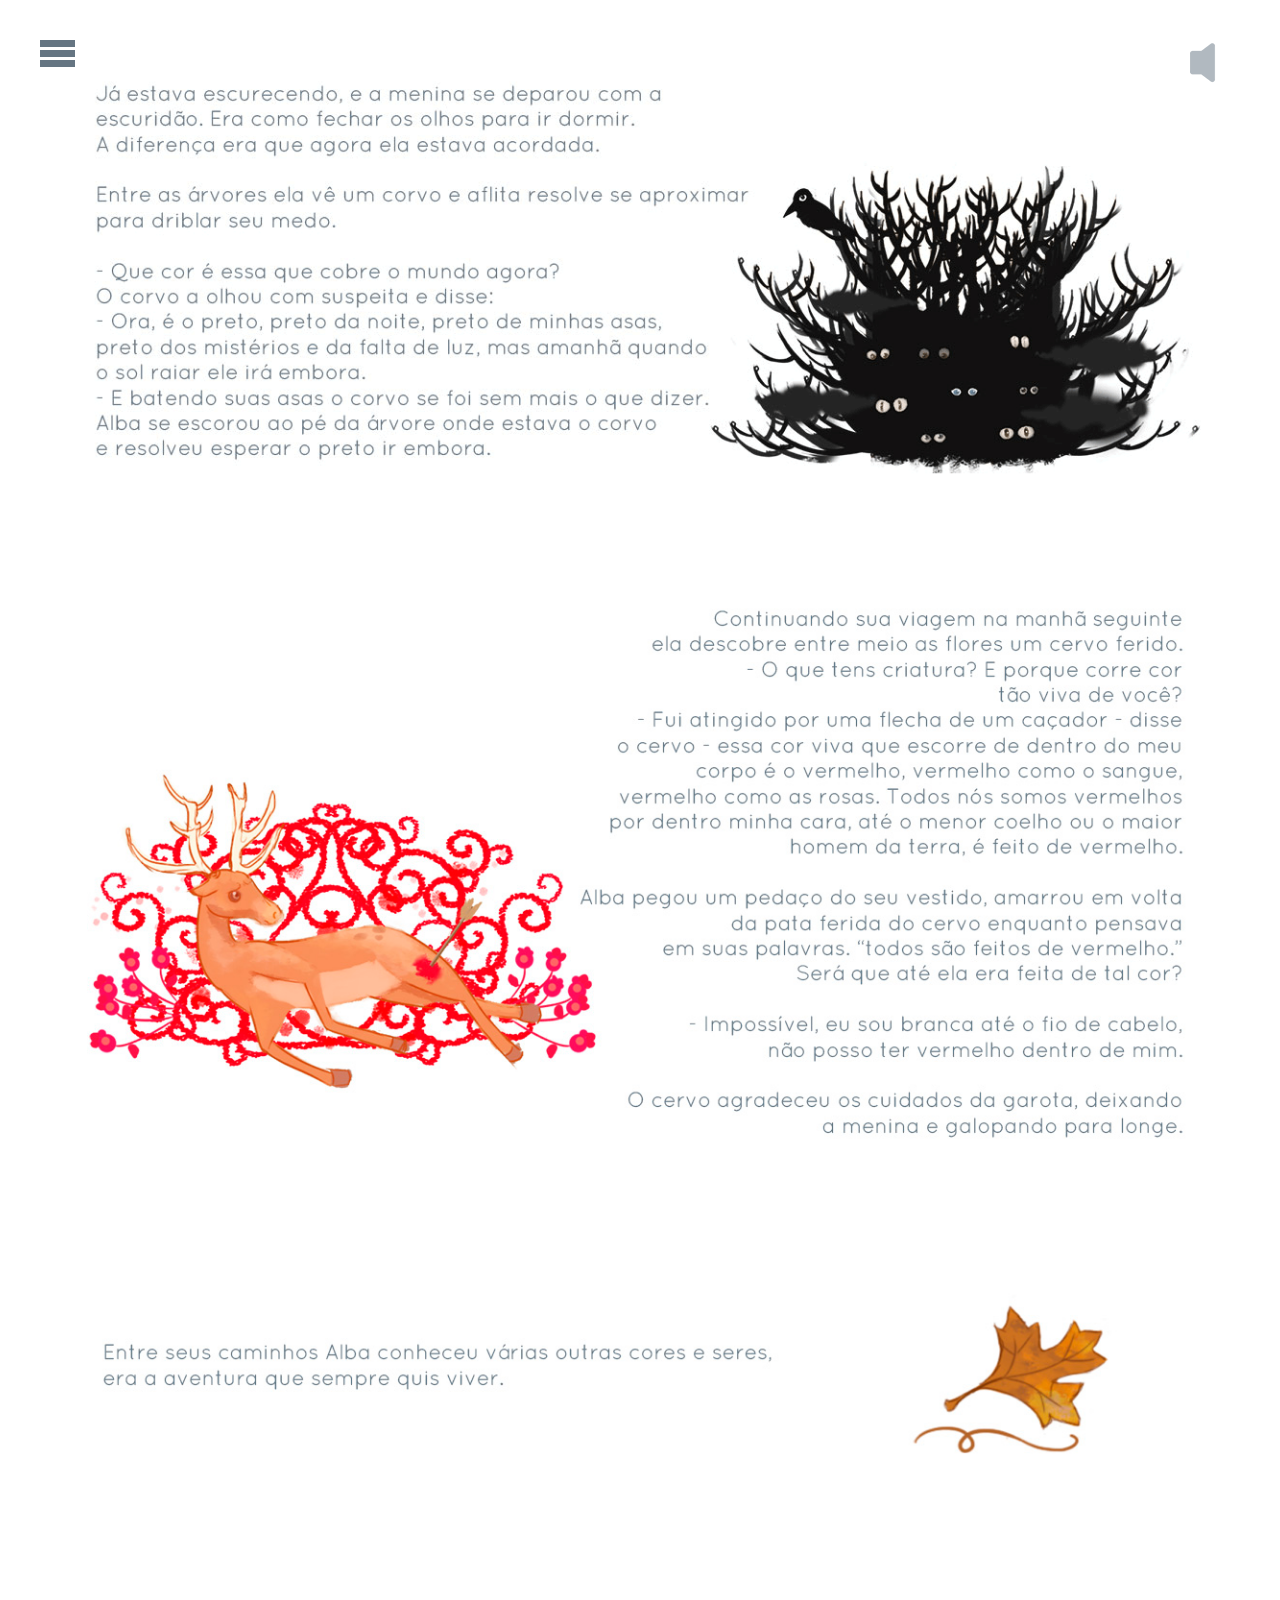
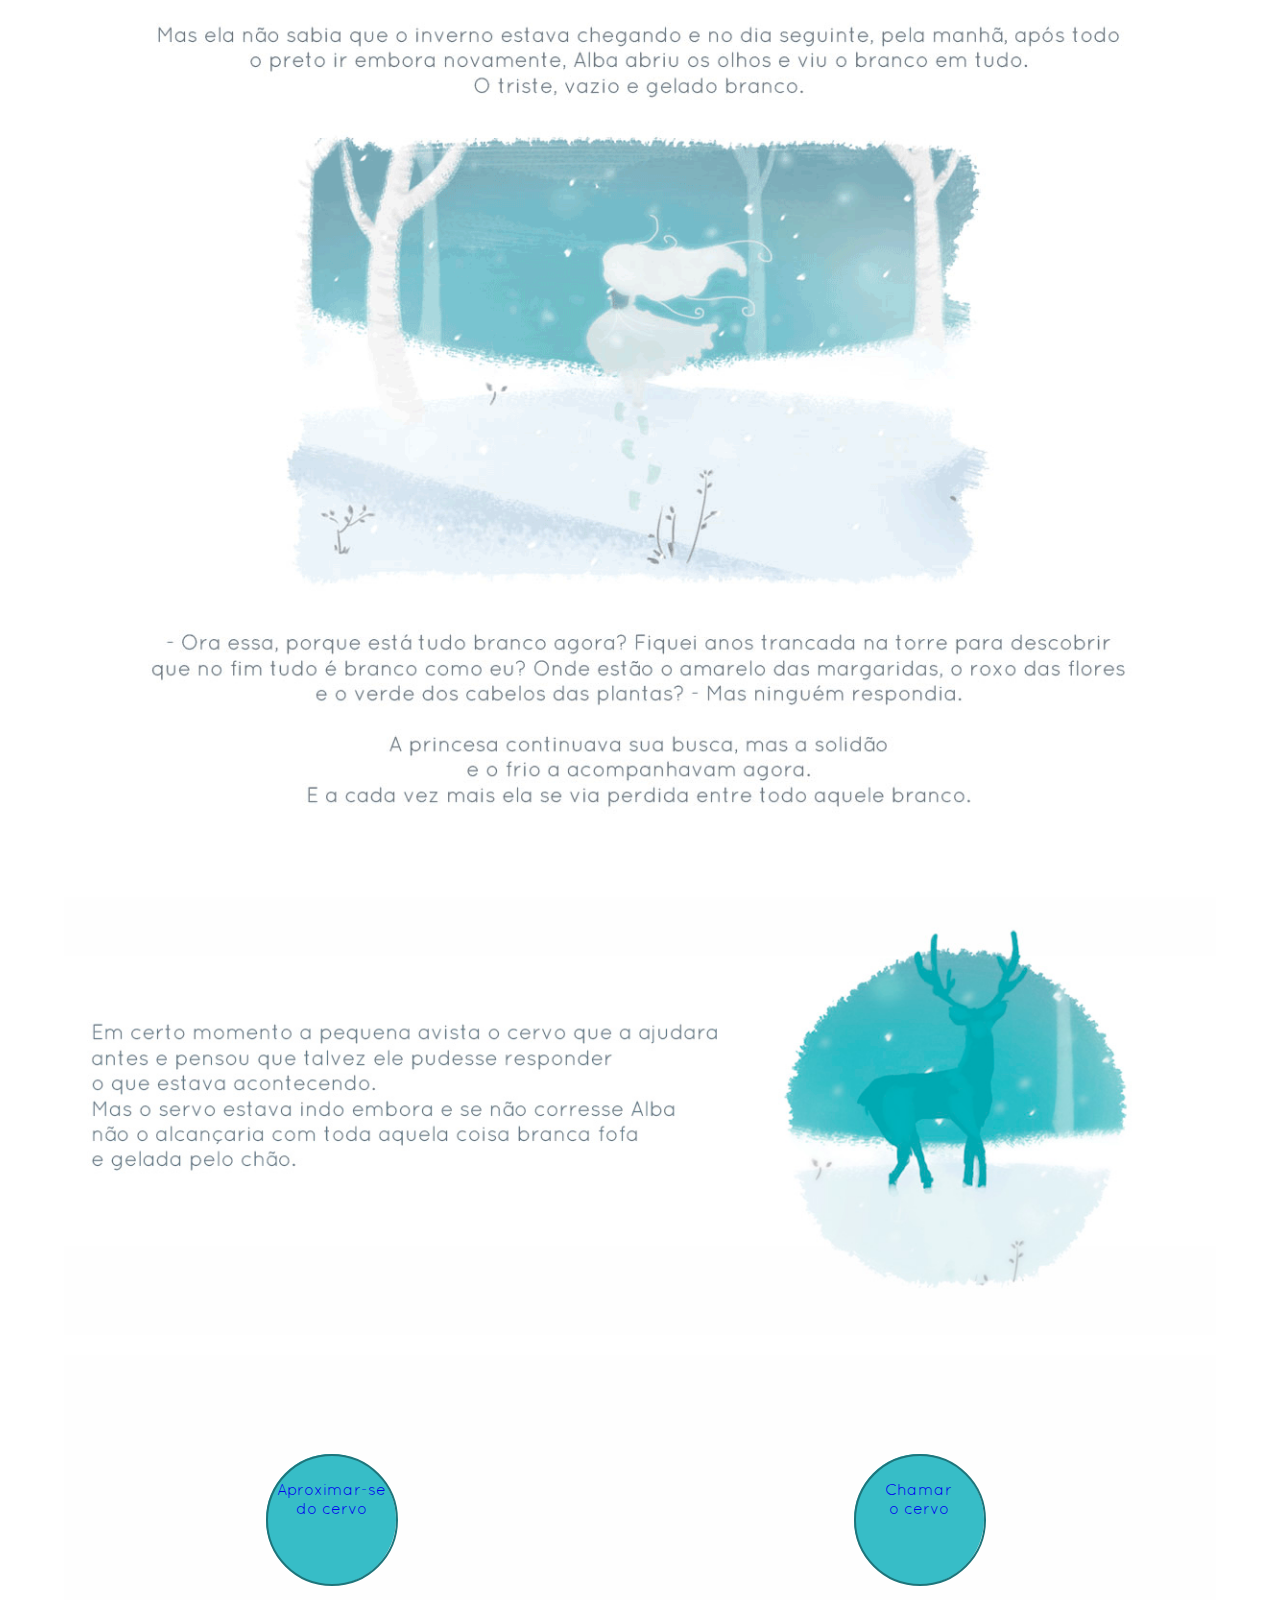
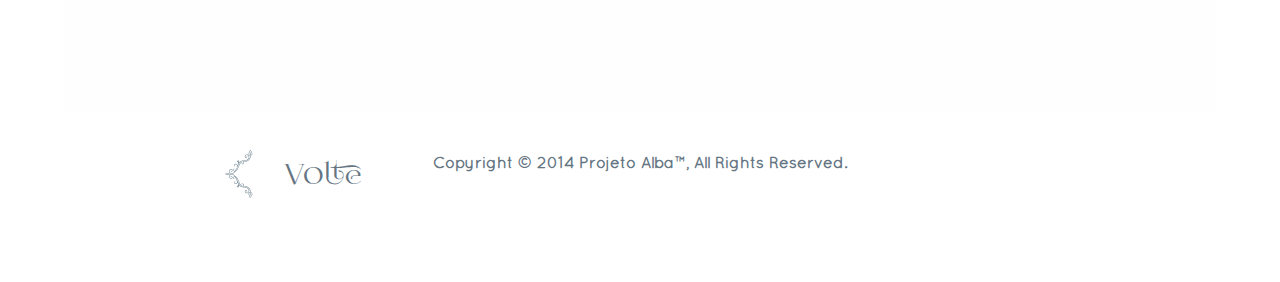
<file: comum.html>
﻿<!DOCTYPE html PUBLIC "-//W3C//DTD XHTML 1.0 Transitional//EN" "http://www.w3.org/TR/xhtml1/DTD/xhtml1-transitional.dtd">
<html xmlns="http://www.w3.org/1999/xhtml">
<head>
<meta http-equiv="Content-Type" content="text/html; charset=utf-8" />
<title>Projeto Alba</title>
<link rel="icon" href="img/favicon.png" type="image/png">

<script>
//loading de carregamento do site ao abrir.
 window.addEventListener("load", function(){
    var loading = document.getElementById("loading");
    document.body.removeChild(loading);
   });
</script>

<!----folhas de estilos criadas pelo desenvolvedor---->
<link href="css/estilos.css" rel="stylesheet" type="text/css" />

<!------Scripts criados pelo desenvolvedor------->
<script src="js/codigo.js" type="text/javascript"></script>

<!-----------chama folha jquery parallax------------->
<script type="text/javascript" src="js/jquery-parallax.js"></script>
<script>
$(document).ready(function(){
$('div.section').each(function(){
	var $obj = $(this);
	$(window).scroll(function() {
		var yPos = ($(window).scrollTop() / $obj.data('speed')); 
		var bgpos = '50%'+ yPos + 'px';
		$obj.css('background-position', bgpos );
	}); 
});	
});
</script>

<!-------scripts e css fullpage-------->
<link href="css/jquery.fullPage.css" rel="stylesheet" type="text/css" />
<script src="js/jqueryui.js"></script>

<script type="text/javascript" src="js/jquery.fullPage.js"></script>
	<script type="text/javascript">
		$(document).ready(function() {
			$('#fullpage').fullpage({
				autoScrolling: false
			});
		});
	</script>
    
<!----volta para pagina de onde ele veio---->
<script>
function goBack() {
    window.history.back()
}
</script>

</head>

<body onload="iniciaPag()" onresize="redimencaoPag()" style="background-color: #FFFFFF;">
<!-----div de loading do site----->
<div id="loading"></div>
<!---elementos inclusos para não dar erro no javascript--->
<div id="fp-nav"></div>
<!--background audio-->
<audio loop id="back-audio">
  <source src="audio/back/bg-loop.ogg" type="audio/ogg">
  <source src="audio/back/bg-loop.mp3" type="audio/mpeg">
  Seu navegador não suporta a tag de audio.
</audio>
<!--audios da locucao-->
<audio id="1">
  <source src="audio/locucao/comum/img14-Alba e Corvo.mp3" type="audio/mpeg">
  Seu navegador não suporta a tag de audio.
</audio>
<audio id="2">
  <source src="audio/locucao/comum/img15-Alba e o Cervo ferido.mp3" type="audio/mpeg">
  Seu navegador não suporta a tag de audio.
</audio>
<audio id="3">
  <source src="audio/locucao/comum/img16-Flor.mp3" type="audio/mpeg">
  Seu navegador não suporta a tag de audio.
</audio>
<audio id="4">
  <source src="audio/locucao/comum/img17-Alba na neve.mp3" type="audio/mpeg">
  Seu navegador não suporta a tag de audio.
</audio>
<audio id="5">
  <source src="audio/locucao/comum/img18-Silhueta Cervo.mp3" type="audio/mpeg">
  Seu navegador não suporta a tag de audio.
</audio>

<!--começa primeira página-->
	<div id="fullpage">
    	<div id="conteudo">
            <div class="cem">
            	<img src="img/historia/comum/1.gif" id="1" class="cem" onclick="locucao(this.id)">
        		<img src="img/historia/comum/2.jpg" id="2" class="cem" onclick="locucao(this.id)">
                <img src="img/historia/comum/3.jpg" id="3" class="cem" onclick="locucao(this.id)">
                <img src="img/historia/comum/4.gif" id="4" class="cem" onclick="locucao(this.id)">
                <img src="img/historia/comum/5.jpg" id="5" class="cem" onclick="locucao(this.id)">
                <img src="img/historia/comum/6.jpg" onclick="alturaCaminhos()" id="ultima" class="cem">
                <a href="caminho3.html"><div class="cincoenta" style="float: left;">
                <div id="scroll-down" style="top: 100px; width: 130px; height:105px; padding-top: 26px;">
                	<span style="vertical-align: -30px !important;">Aproximar-se <br>do cervo</span>
                    <div class="expantion2"></div>
                </div></div></a>
                <a href="caminho4.html"><div class="cincoenta" style="float: right;">
                <div id="scroll-down" style="top: 100px; width: 130px; height:105px; padding-top: 26px;">
                	<span style="vertical-align: -30px !important;; text-align: center;">Chamar <br>o cervo</span>
                    <div class="expantion2" style="width: 128px; height: 128px;"></div>
                </div>
                </div></a>
                <!--<div id="pass">
                	<div id="prev">
                       	<a href="index.html"><img src="img/btn/prev.png" width="35" height="50" alt="anterior" /><spam>Previews</spam></a>
                    </div>
                    <div id="next">
                       	<a href="pag1.html"><spam>Next</spam><img src="img/btn/next.png" width="35" height="50" alt="anterior" /></a>
                    </div>-->
                    <div id="prev" style="position: absolute;" onclick="goBack()">
                       	<a><img src="img/btn/prev.png" width="35" height="50" alt="anterior" /><spam>Volte</spam></a>
                    </div>
                    <p class="direitos">Copyright © 2014 Projeto Alba™, All Rights Reserved.</p>
            </div>
         </div>
   	</div>
    
    <!--controles do audio-->
    <img src="img/btn/audio-inpause.png" onclick="playPause()" width="50" height="45" id="control-audio" />
	<!--termina controles do audio-->
    <!--termina index-->
    <!--começa menu-->
	<div id="back-menu" style="display: none;">
    	<div class="opcoes">
        
        	<!----------------começa conteudo da opção "trabalho" do menu de opções------------------>
        	<div id="trabalho">
            	<h1>O Trabalho</h1>
                <div class="divider"></div>
                <h2>Por que nossa escolha?</h2>
                <p>Formando em Produção Multimídia na PUC Minas, os profissionais da equipe Projeto Alba produziram esse trabalho como TCC (Trabalho de Conclusão de Curso).</p>
<p>A ideia é fechar com chave de ouro toda a trajetória percorrida durante os dois anos e meio no curso e mostrar tudo que aprendemos durante esse processo.</p>
<p>A produção deste trabalho foi simples, a divisão das tarefas foi direta e as metas estabelecidas.</p>
<p>O trabalho final vocês veem aqui, o Projeto Alba é nossa apresentação para as pessoas de fora para mostrar: "Mercado de trabalho, estamos aqui e vamos disputar suas vagas com unhas e dentes, nos aguardem!"</p>
<p>Nós da Equipe Alba esperamos que vocês aproveitem nosso trabalho, obrigado.</p>
				<div class="divider"></div>
                <h2>Documentação</h2>
              	<p>Baixe a documentação do trabalho com todas as informações de pesquisa e produção:</p>
                <a href="documento/documento projeto alba.pdf" target="_blank"><img src="img/btn/pdf-alba.png" alt="baixe a documentação do trabalho Projeto Alba" /></a><br/><br/><br/>
                <div class="divider"></div>
                <h2>Divisão de tarefas</h2>
                <p><b>Design e produção web:</b> Thales Alves e Mateus Carneiro</p>
                <p><b>Documentação e gerenciamento:</b> Bruno Bonifácio, Matheus Fonseca e Mateus Carneiro</p>
                <p><b>Roteiro e Ilustrações:</b> Sullivan Henrique</p>
                <p><b>Animação e produção da locução:</b> Bruno Bonifácio</p>
                <p><b>Trilha sonora:</b> Thales Alves e LabÁudio SG</p>
				<div id="prev" style="position: inherit;" onclick="voltaMenu()">
	    			<a href="#"><img src="img/btn/prev.png" width="35" height="50" alt="anterior" /><spam>Voltar</spam></a>
            	</div>
            </div>
            
            <!----------------começa conteudo da opção "integrantes" do menu de opções------------------>
            <div id="integrantes">
            	<h1>Equipe</h1>
                <div class="divider"></div>
                <h2>Web Design</h2>
                <div class="content-circulos">
                	<div class="circulo-legenda">
                    	<div class="circulos-hover">
                        	<div class="back circulos">
                        		<p>
                                	Até mais, <br />e obrigado pelos peixes!
                                </p>
                        	 </div>
                    		<div class="circulos">
                        		<img src="img/integrantes/thales.jpg">
                			</div>
                        	<p>Thales Alves</p>
                        </div>
                    </div>
                    <div class="circulo-legenda">
                    	<div class="circulos-hover">
                        	<div class="back circulos">
                        		<p>
                                	A experienza é a influenza da cienza na aparenza.
                                </p>
                        	</div>
                    		<div class="circulos">
                        		<img src="img/integrantes/mateus-carneiro.jpg">
                			</div>
                        	<p>Mateus Carneiro</p>
                        </div>
                    </div>               
                    
                    <div class="divider"></div>
                <h2>Documentação</h2>
                <div class="circulo-legenda">
                	<div class="circulos-hover">
                        <div class="back circulos">
                        	<p>
                               	Em todo caos existe um universo, <br/>e em toda desordem existe uma ordem oculta.
                            </p>
                        </div>
                    	<div class="circulos">
                        	<img src="img/integrantes/bruno.jpg">
                		</div>
                        <p>Bruno Bonifácio</p>
                    </div>
                 </div>
                 <div class="circulo-legenda">
                 	<div class="circulos-hover">
                     	<div class="back circulos">
                        	<p>
                                	O tamanho do muro depende de como se enxerga o tijolo.
                            </p>
                        </div>
                   		<div class="circulos">
                	  		<img src="img/integrantes/mateus-fonseca.jpg">
                		</div>
                    	<p>Matheus Fonseca</p>
                     </div>
                  </div>
                    
                <div class="divider"></div>
                <h2>Desenho</h2>
                <div class="circulo-legenda" style="float:none; margin: 0 auto;">
                	<div class="circulos-hover">
                    	<div class="back circulos">
                        	<p>
                                	...
                            </p>
                        </div>
                    	<div class="circulos">
                        	<img src="img/integrantes/sullivan.jpg">
                		</div>
                        <p>Sullivan Silva</p>
                    </div>
                </div>
           	</div>
            <div id="prev" style="position: inherit;" onclick="voltaMenu()">
               	<a href="#"><img src="img/btn/prev.png" width="35" height="50" alt="anterior" /><spam>Voltar</spam></a>
            </div>                   
            </div>
            
            <!------começa detalhes projeto alba---------->                        
            <div id="projeto-detalhes">
            	<h1>Projeto Alba</h1>
                <div class="divider"></div>
                <h2>O que é o projeto</h2>
                <img src="img/alba-escrito.png" style="float: right;">
                <div class="bloco-de-texto">
                	<p>O projeto é uma Graphic Novel com possibilidades de multi-caminhos contendo elementos interativos, como sons, pequenas animações e a possibilidade do leitor escolher a sequência da narrativa.</p>
					<p>A arte é representada com ilustrações que são a tradução visual da história contada pelo projeto, apresentando uma narrativa harmônica e fluida.</p>
					<p>O produto é baseado em um conto autoral criado por um dos integrantes da equipe.</p>
                </div>
                <div class="divider"></div>
                <h2>Elementos Externos</h2>
                <p>Ao longo do projeto foram usados alguns elementos externos de domínio público, os quais são listados abaixo:</p><br/>
                <p><b>Imagens</b></p>
                <p>Imagem1 - Origami tags vector set<br>
                Link: <a href="http://www.freepik.com/free-vector/origami-tags-vector-set_724998.htm" target="_blank">http://www.freepik.com/free-vector/origami-tags-vector-set_724998.htm</a></p>
                <p>Imagem2 - Calligraphic frames decorative floral set<br>
                Link: <a href="http://www.freepik.com/free-vector/calligraphic-frames-decorative-floral-set_724574.htm" target="_blank">http://www.freepik.com/free-vector/calligraphic-frames-decorative-floral-set_724574.htm</a></p>
                <p><b>Fontes</b></p>
                <p>fonte1 - Quicksand<br>
                link: <a href="http://www.google.com/fonts/specimen/Quicksand" target="_blank">http://www.google.com/fonts/specimen/Quicksand</a></p>
                <p>fonte2 - Foglihten No07<br>
                link: <a href="http://www.dafont.com/pt/foglihtenno07.font" target="_blank">http://www.dafont.com/pt/foglihtenno07.font</a></p>
                <p>fonte3 - Caviar Dreams<br>
                link: <a href="http://www.dafont.com/pt/caviar-dreams.font" target="_blank">http://www.dafont.com/pt/caviar-dreams.font</a></p>
                
                <p><b>Áudio</b></p>
                <p>A trilha sonora do projeto foi produzida pelo LabAudio SG em conjunto com a equipe do Projeto Alba.</p>
                
                <p><b>Locução</b></p>
                <p>Locução feita por Camila Coelho.</p>
                
                <div id="prev" style="position: inherit;" onclick="voltaMenu()">
                   	<a href="#"><img src="img/btn/prev.png" width="35" height="50" alt="anterior" /><spam>Voltar</spam></a>
                </div>
            </div>
        </div>
    	<img src="img/btn/fexar-slin.png" id="btn-fechar" onclick="animaMenu()" width="35" height="35" alt="fechar menu" />
		<div id="menu-capa">
   	  		<ul id="into-menu-capa">
           		<a href="#" onclick="conteudo('trabalho')"><li>O TRABALHO</li></a>
        		<a href="#" onclick="conteudo('integrantes')"><li>EQUIPE</li></a>
        		<a href="#" onclick="conteudo('projeto')"><li>O PROJETO ALBA</li></a>
        	</ul>
    	</div>
    </div>
    <!--<img src="img/btn/menu.png" onclick="apareceMenu()" id="bt-menu" width="40" height="40" alt="menu" />-->
    <!--teste de menu por divs-->
    <div id="menu" onclick="animaMenu()">
    	<div class="barra-menu"></div>
        <div class="barra-menu"></div>
        <div class="barra-menu"></div>
    </div>
    <!--termina menu-->
</body>
</html>
</file>
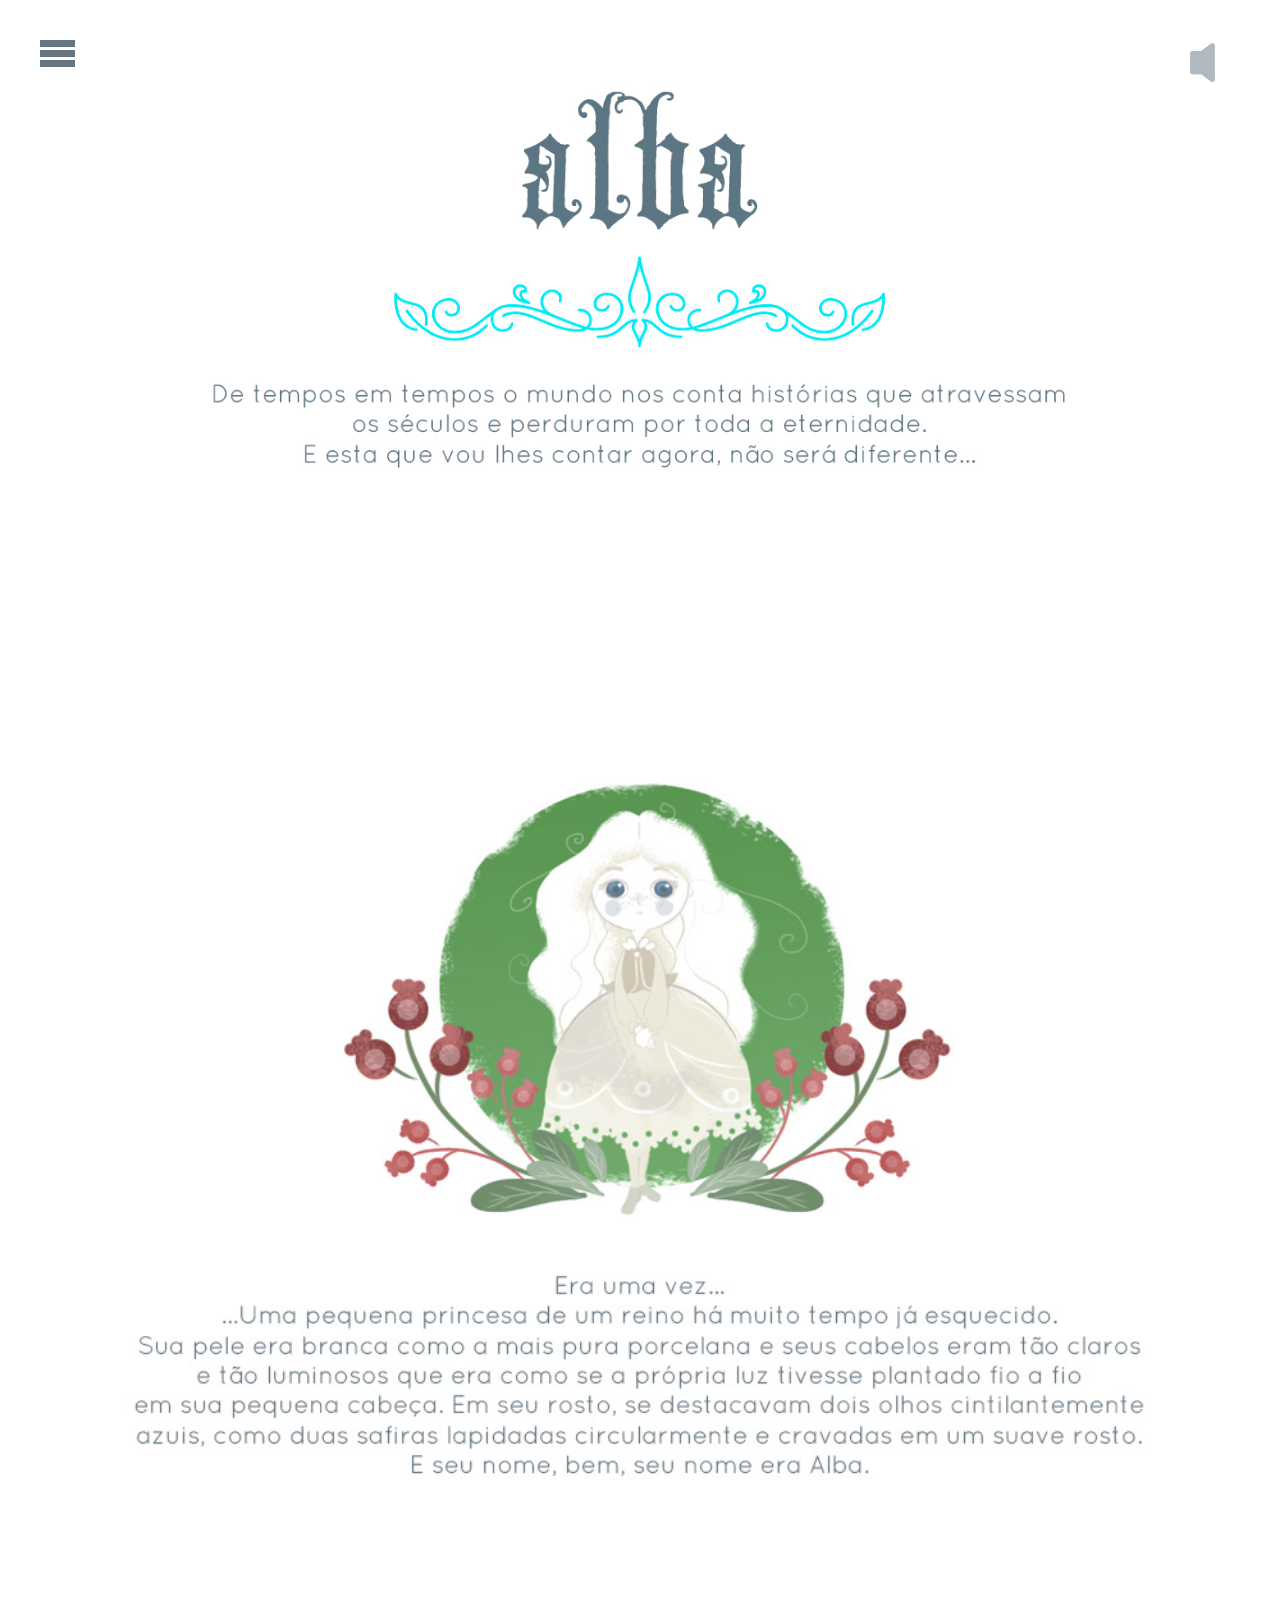
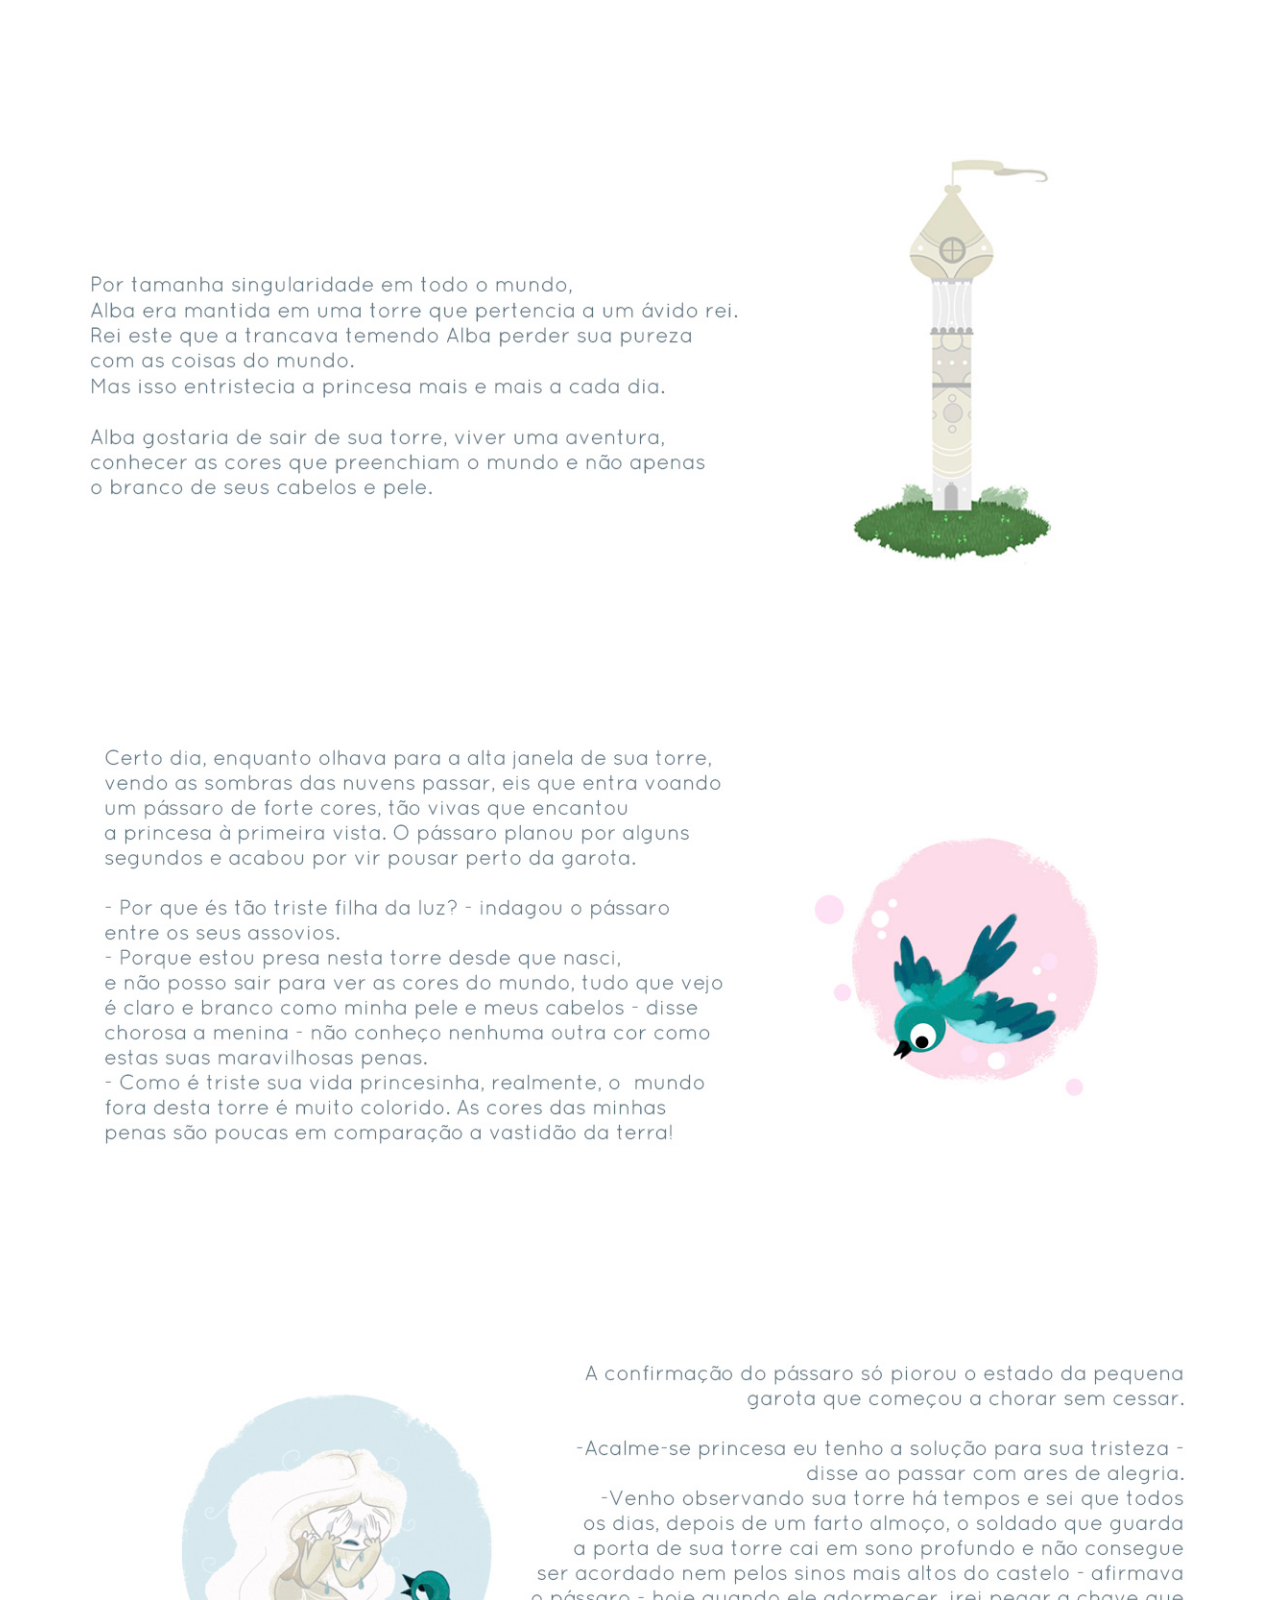
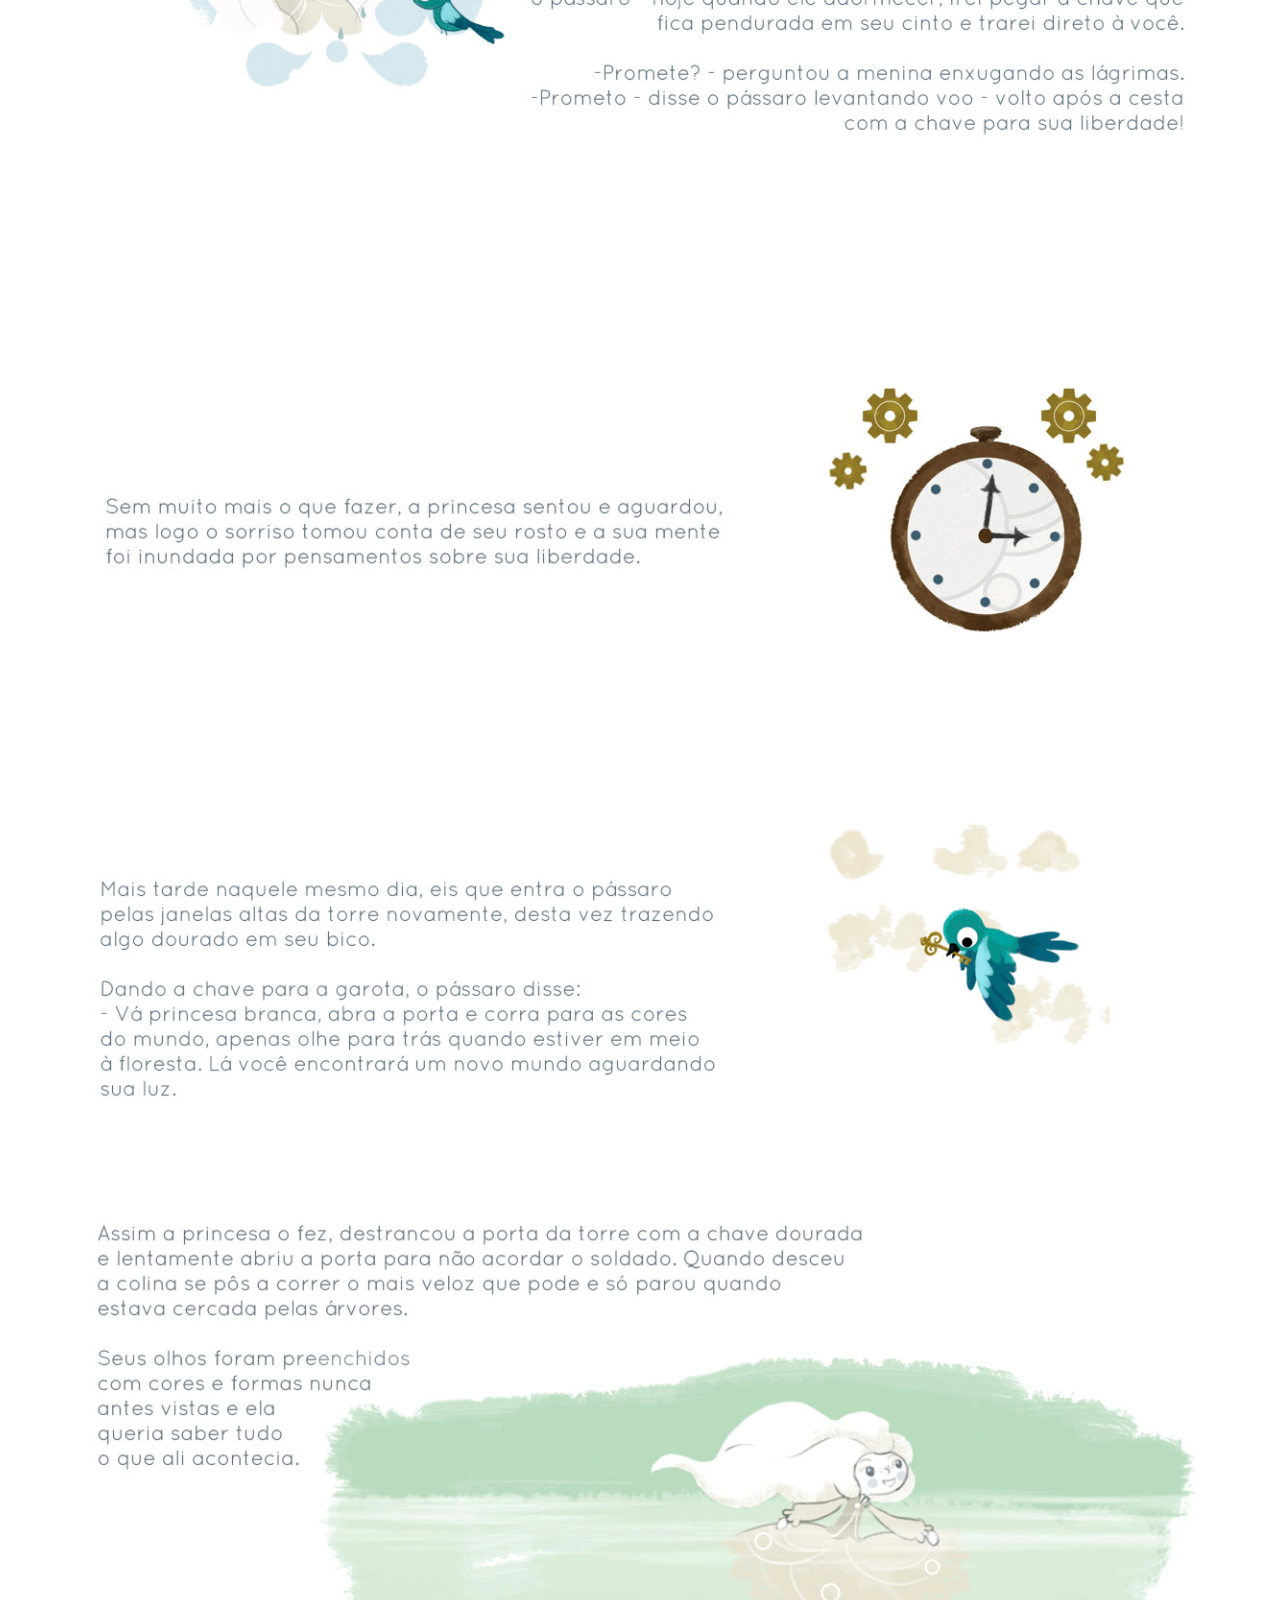
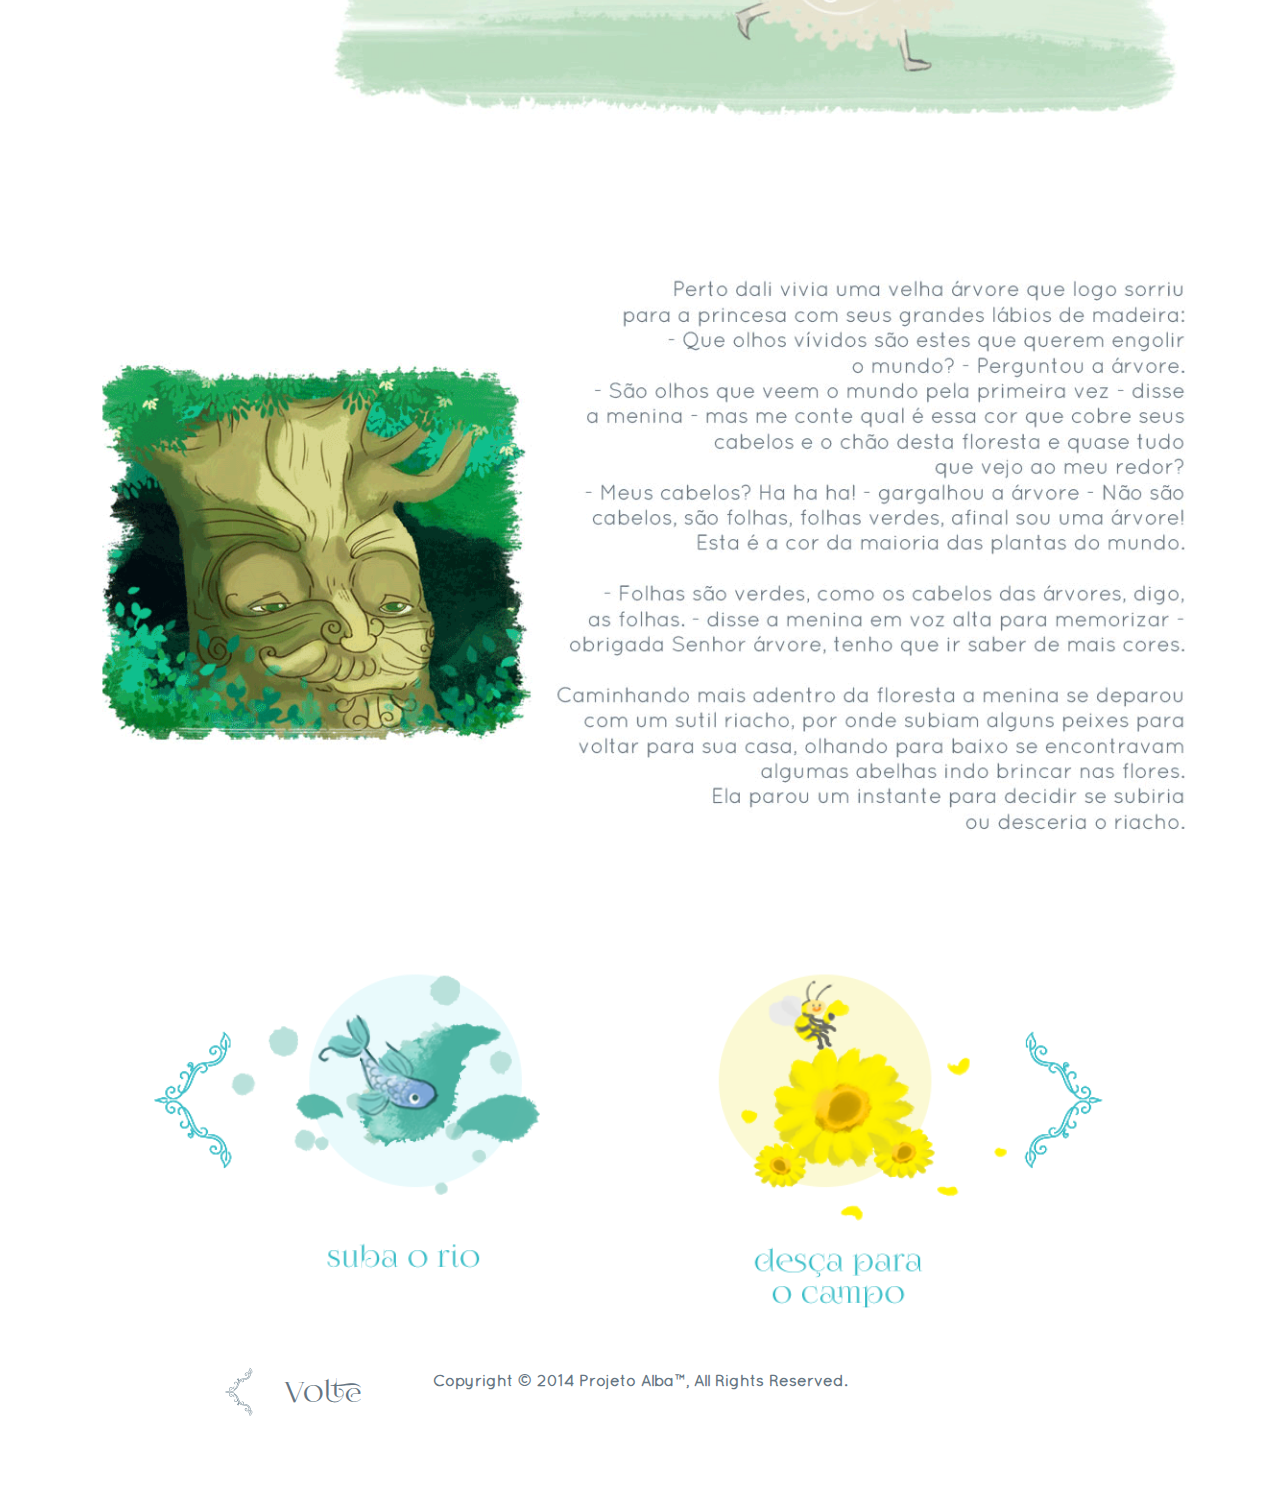
<file: pag1.html>
﻿<!DOCTYPE html PUBLIC "-//W3C//DTD XHTML 1.0 Transitional//EN" "http://www.w3.org/TR/xhtml1/DTD/xhtml1-transitional.dtd">
<html xmlns="http://www.w3.org/1999/xhtml">
<head>
<meta http-equiv="Content-Type" content="text/html; charset=utf-8" />
<title>Projeto Alba</title>
<link rel="icon" href="img/favicon.png" type="image/png">

<script>
//loading de carregamento do site ao abrir.
 window.addEventListener("load", function(){
    var loading = document.getElementById("loading");
    document.body.removeChild(loading);
   });
</script>

<!----folhas de estilos criadas pelo desenvolvedor---->
<link href="css/estilos.css" rel="stylesheet" type="text/css" />

<!------Scripts criados pelo desenvolvedor------->
<script src="js/codigo.js" type="text/javascript"></script>

<!-----------chama folha jquery parallax------------->
<script type="text/javascript" src="js/jquery-parallax.js"></script>
<script>
$(document).ready(function(){
$('div.section').each(function(){
	var $obj = $(this);
	$(window).scroll(function() {
		var yPos = ($(window).scrollTop() / $obj.data('speed')); 
		var bgpos = '50%'+ yPos + 'px';
		$obj.css('background-position', bgpos );
	}); 
});	
});
</script>

<!-------scripts e css fullpage-------->
<link href="css/jquery.fullPage.css" rel="stylesheet" type="text/css" />
<script src="js/jqueryui.js"></script>

<script type="text/javascript" src="js/jquery.fullPage.js"></script>
	<script type="text/javascript">
		$(document).ready(function() {
			$('#fullpage').fullpage({
				autoScrolling: false
			});
		});
	</script>

</head>

<body onload="iniciaPag()" onresize="redimencaoPag()" style="background-color: #FFFFFF;">
<!-----div de loading do site----->
<div id="loading"></div>
<!---elementos inclusos para não dar erro no javascript--->
<div id="fp-nav"></div>
<!--background audio-->
<audio loop id="back-audio">
  <source src="audio/back/bg-loop.ogg" type="audio/ogg">
  <source src="audio/back/bg-loop.mp3" type="audio/mpeg">
  Seu navegador não suporta a tag de audio.
</audio>
<!--audios da locucao-->
<audio id="quadrinho1">
  <source src="audio/locucao/pag1/img01-inicio.mp3" type="audio/mpeg">
  Seu navegador não suporta a tag de audio.
</audio>
<audio id="1">
  <source src="audio/locucao/pag1/img02-alba.mp3" type="audio/mpeg">
  Seu navegador não suporta a tag de audio.
</audio>
<audio id="2">
  <source src="audio/locucao/pag1/img03-torre.mp3" type="audio/mpeg">
  Seu navegador não suporta a tag de audio.
</audio>
<audio id="3">
  <source src="audio/locucao/pag1/img04-passaro.mp3" type="audio/mpeg">
  Seu navegador não suporta a tag de audio.
</audio>
<audio id="4">
  <source src="audio/locucao/pag1/img05-alba chorando.mp3" type="audio/mpeg">
  Seu navegador não suporta a tag de audio.
</audio>
<audio id="5">
  <source src="audio/locucao/pag1/img06-relogio.mp3" type="audio/mpeg">
  Seu navegador não suporta a tag de audio.
</audio>
<audio id="6">
  <source src="audio/locucao/pag1/img07-passaro com chave.mp3" type="audio/mpeg">
  Seu navegador não suporta a tag de audio.
</audio>
<audio id="7">
  <source src="audio/locucao/pag1/img08-alba correndo.mp3" type="audio/mpeg">
  Seu navegador não suporta a tag de audio.
</audio>
<audio id="8">
  <source src="audio/locucao/pag1/img09-alba e arvore.mp3" type="audio/mpeg">
  Seu navegador não suporta a tag de audio.
</audio>

<!--começa primeira página-->
	<div id="fullpage">
    	<div id="conteudo">
            <div class="cem">
            	<img src="img/quadrinho1.jpg" class="cem" id="quadrinho1" style="margin: -10px 0px 0px 0px;" onclick="locucao(this.id)">
            	<img src="img/historia/1.jpg" id="1" class="cem" onclick="locucao(this.id)">
        		<img src="img/historia/2.jpg" id="2" class="cem" onclick="locucao(this.id)">
                <img src="img/historia/3.jpg" id="3" class="cem" onclick="locucao(this.id)">
                <img src="img/historia/4.jpg" id="4" class="cem" onclick="locucao(this.id)">
                <img src="img/historia/5.gif" id="5" class="cem" onclick="locucao(this.id)">
                <img src="img/historia/6.jpg" id="6" class="cem" onclick="locucao(this.id)">
                <img src="img/historia/7.gif" id="7" class="cem" onclick="locucao(this.id)">
                <img src="img/historia/8.gif" id="8" class="cem" onclick="locucao(this.id)">
                <img src="img/historia/9.png" onclick="alturaCaminhos()" id="ultima" class="cem">
                <a href="caminho1.html"><div class="cincoenta" style="float: left;"></div></a>
                <a href="caminho2.html"><div class="cincoenta" style="float: right;"></div></a>
                <!--<div id="pass">
                	<div id="prev">
                       	<a href="index.html"><img src="img/btn/prev.png" width="35" height="50" alt="anterior" /><spam>Previews</spam></a>
                    </div>
                    <div id="next">
                       	<a href="pag1.html"><spam>Next</spam><img src="img/btn/next.png" width="35" height="50" alt="anterior" /></a>
                    </div>-->
                    <div id="prev" style="position: absolute;">
                       	<a href="index.html"><img src="img/btn/prev.png" width="35" height="50" alt="anterior" /><spam>Volte</spam></a>
                    </div>
                    <p class="direitos">Copyright © 2014 Projeto Alba™, All Rights Reserved.</p>
            </div>
         </div>
   	</div>
    
    <!--controles do audio-->
    <img src="img/btn/audio-inpause.png" onclick="playPause()" width="50" height="45" id="control-audio" />
	<!--termina controles do audio-->
    <!--termina index-->
    <!--começa menu-->
	<div id="back-menu" style="display: none;">
    	<div class="opcoes">
        
        	<!----------------começa conteudo da opção "trabalho" do menu de opções------------------>
        	<div id="trabalho">
            	<h1>O Trabalho</h1>
                <div class="divider"></div>
                <h2>Por que nossa escolha?</h2>
                <p>Formando em Produção Multimídia na PUC Minas, os profissionais da equipe Projeto Alba produziram esse trabalho como TCC (Trabalho de Conclusão de Curso).</p>
<p>A ideia é fechar com chave de ouro toda a trajetória percorrida durante os dois anos e meio no curso e mostrar tudo que aprendemos durante esse processo.</p>
<p>A produção deste trabalho foi simples, a divisão das tarefas foi direta e as metas estabelecidas.</p>
<p>O trabalho final vocês veem aqui, o Projeto Alba é nossa apresentação para as pessoas de fora para mostrar: "Mercado de trabalho, estamos aqui e vamos disputar suas vagas com unhas e dentes, nos aguardem!"</p>
<p>Nós da Equipe Alba esperamos que vocês aproveitem nosso trabalho, obrigado.</p>
				<div class="divider"></div>
                <h2>Documentação</h2>
              	<p>Baixe a documentação do trabalho com todas as informações de pesquisa e produção:</p>
                <a href="documento/documento projeto alba.pdf" target="_blank"><img src="img/btn/pdf-alba.png" alt="baixe a documentação do trabalho Projeto Alba" /></a><br/><br/><br/>
                <div class="divider"></div>
                <h2>Divisão de tarefas</h2>
                <p><b>Design e produção web:</b> Thales Alves e Mateus Carneiro</p>
                <p><b>Documentação e gerenciamento:</b> Bruno Bonifácio, Matheus Fonseca e Mateus Carneiro</p>
                <p><b>Roteiro e Ilustrações:</b> Sullivan Henrique</p>
                <p><b>Animação e produção da locução:</b> Bruno Bonifácio</p>
                <p><b>Trilha sonora:</b> Thales Alves e LabÁudio SG</p>
				<div id="prev" style="position: inherit;" onclick="voltaMenu()">
	    			<a href="#"><img src="img/btn/prev.png" width="35" height="50" alt="anterior" /><spam>Voltar</spam></a>
            	</div>
            </div>
            
            <!----------------começa conteudo da opção "integrantes" do menu de opções------------------>
            <div id="integrantes">
            	<h1>Equipe</h1>
                <div class="divider"></div>
                <h2>Web Design</h2>
                <div class="content-circulos">
                	<div class="circulo-legenda">
                    	<div class="circulos-hover">
                        	<div class="back circulos">
                        		<p>
                                	Até mais, <br />e obrigado pelos peixes!
                                </p>
                        	 </div>
                    		<div class="circulos">
                        		<img src="img/integrantes/thales.jpg">
                			</div>
                        	<p>Thales Alves</p>
                        </div>
                    </div>
                    <div class="circulo-legenda">
                    	<div class="circulos-hover">
                        	<div class="back circulos">
                        		<p>
                                	A experienza é a influenza da cienza na aparenza.
                                </p>
                        	</div>
                    		<div class="circulos">
                        		<img src="img/integrantes/mateus-carneiro.jpg">
                			</div>
                        	<p>Mateus Carneiro</p>
                        </div>
                    </div>               
                    
                    <div class="divider"></div>
                <h2>Documentação</h2>
                <div class="circulo-legenda">
                	<div class="circulos-hover">
                        <div class="back circulos">
                        	<p>
                               	Em todo caos existe um universo, <br/>e em toda desordem existe uma ordem oculta.
                            </p>
                        </div>
                    	<div class="circulos">
                        	<img src="img/integrantes/bruno.jpg">
                		</div>
                        <p>Bruno Bonifácio</p>
                    </div>
                 </div>
                 <div class="circulo-legenda">
                 	<div class="circulos-hover">
                     	<div class="back circulos">
                        	<p>
                                	O tamanho do muro depende de como se enxerga o tijolo.
                            </p>
                        </div>
                   		<div class="circulos">
                	  		<img src="img/integrantes/mateus-fonseca.jpg">
                		</div>
                    	<p>Matheus Fonseca</p>
                     </div>
                  </div>
                    
                <div class="divider"></div>
                <h2>Desenho</h2>
                <div class="circulo-legenda" style="float:none; margin: 0 auto;">
                	<div class="circulos-hover">
                    	<div class="back circulos">
                        	<p>
                                	...
                            </p>
                        </div>
                    	<div class="circulos">
                        	<img src="img/integrantes/sullivan.jpg">
                		</div>
                        <p>Sullivan Silva</p>
                    </div>
                </div>
           	</div>
            <div id="prev" style="position: inherit;" onclick="voltaMenu()">
               	<a href="#"><img src="img/btn/prev.png" width="35" height="50" alt="anterior" /><spam>Voltar</spam></a>
            </div>                   
            </div>
            
            <!------começa detalhes projeto alba---------->                        
            <div id="projeto-detalhes">
            	<h1>Projeto Alba</h1>
                <div class="divider"></div>
                <h2>O que é o projeto</h2>
                <img src="img/alba-escrito.png" style="float: right;">
                <div class="bloco-de-texto">
                	<p>O projeto é uma Graphic Novel com possibilidades de multi-caminhos contendo elementos interativos, como sons, pequenas animações e a possibilidade do leitor escolher a sequência da narrativa.</p>
					<p>A arte é representada com ilustrações que são a tradução visual da história contada pelo projeto, apresentando uma narrativa harmônica e fluida.</p>
					<p>O produto é baseado em um conto autoral criado por um dos integrantes da equipe.</p>
                </div>
                <div class="divider"></div>
                <h2>Elementos Externos</h2>
                <p>Ao longo do projeto foram usados alguns elementos externos de domínio público, os quais são listados abaixo:</p><br/>
                <p><b>Imagens</b></p>
                <p>Imagem1 - Origami tags vector set<br>
                Link: <a href="http://www.freepik.com/free-vector/origami-tags-vector-set_724998.htm" target="_blank">http://www.freepik.com/free-vector/origami-tags-vector-set_724998.htm</a></p>
                <p>Imagem2 - Calligraphic frames decorative floral set<br>
                Link: <a href="http://www.freepik.com/free-vector/calligraphic-frames-decorative-floral-set_724574.htm" target="_blank">http://www.freepik.com/free-vector/calligraphic-frames-decorative-floral-set_724574.htm</a></p>
                <p><b>Fontes</b></p>
                <p>fonte1 - Quicksand<br>
                link: <a href="http://www.google.com/fonts/specimen/Quicksand" target="_blank">http://www.google.com/fonts/specimen/Quicksand</a></p>
                <p>fonte2 - Foglihten No07<br>
                link: <a href="http://www.dafont.com/pt/foglihtenno07.font" target="_blank">http://www.dafont.com/pt/foglihtenno07.font</a></p>
                <p>fonte3 - Caviar Dreams<br>
                link: <a href="http://www.dafont.com/pt/caviar-dreams.font" target="_blank">http://www.dafont.com/pt/caviar-dreams.font</a></p>
                
                <p><b>Áudio</b></p>
                <p>A trilha sonora do projeto foi produzida pelo LabAudio SG em conjunto com a equipe do Projeto Alba.</p>
                
                <p><b>Locução</b></p>
                <p>Locução feita por Camila Coelho.</p>
                
                <div id="prev" style="position: inherit;" onclick="voltaMenu()">
                   	<a href="#"><img src="img/btn/prev.png" width="35" height="50" alt="anterior" /><spam>Voltar</spam></a>
                </div>
            </div>
        </div>
    	<img src="img/btn/fexar-slin.png" id="btn-fechar" onclick="animaMenu()" width="35" height="35" alt="fechar menu" />
		<div id="menu-capa">
   	  		<ul id="into-menu-capa">
           		<a href="#" onclick="conteudo('trabalho')"><li>O TRABALHO</li></a>
        		<a href="#" onclick="conteudo('integrantes')"><li>EQUIPE</li></a>
        		<a href="#" onclick="conteudo('projeto')"><li>O PROJETO ALBA</li></a>
        	</ul>
    	</div>
    </div>
    <!--<img src="img/btn/menu.png" onclick="apareceMenu()" id="bt-menu" width="40" height="40" alt="menu" />-->
    <!--teste de menu por divs-->
    <div id="menu" onclick="animaMenu()">
    	<div class="barra-menu"></div>
        <div class="barra-menu"></div>
        <div class="barra-menu"></div>
    </div>
    <!--termina menu-->
</body>
</html>
</file>
<file: css/estilos.css>
@charset "utf-8";
@font-face{
	font-family: 'quicksand';
	src: url(../fonts/Quicksand-Regular.ttf);
	}
@font-face{
	font-family: 'foglihten';
	src: url(../fonts/FoglihtenNo07.otf);
	}
@font-face{
	font-family: 'caviar';
	src: url(../fonts/CaviarDreams.ttf);
	}
/* CSS Document */

/*mudanças em elementos padrao*/
body {
	margin: 0;
	/*background-image: url(../img/bg/bg-site.png);*/
	background-color: #a4d7d8;
	overflow: hidden;
	}
	
/*********inicio do css criado pelo desenvolvedor*********/

/*capa*/
#capa-parallax {
	background-image:url(../img/bg/bg-capa.gif);
	background-size: cover;
	background-attachment: fixed;
	background-position: 50%;
	}
.bgParallax{
	position:relative;
	background-position: 50% 0;
	}
#front {
	position: absolute;
	width: 100%;
	}
/*menu*/
#bt-menu {
	position: fixed;
	top: 20px;
	left: 20px;
	cursor: pointer;
	}
#back-menu {
	position: fixed;
	width: 100%;
	height: 100%;
	top: 0px;
	background-color: #000000;
	opacity: 0;
	}
@keyframes aparecemenu {
    from {opacity: 0}
    to {opacity: 0.96}
}
@-webkit-keyframes aparecemenu {
    from {opacity: 0}
    to {opacity: 0.96}
}
@keyframes somemenu {
    from {opacity: 0}
    to {opacity: 0.96;}
}
@-webkit-keyframes somemenu {
    from {opacity: 0}
    to {opacity: 0.96;}
}
#menu-capa {
	position: absolute;
	width: 166px;
	}
ul#into-menu-capa {
	left: 50px;
	list-style-type: none;
	}
ul#into-menu-capa li {
	width: 142px;
	float: left;
	margin: 5px 70px 30px 70px;
	padding: 10px;
	border: 1px #FFF solid;
	color: #FFF;
	text-align: center;
	font-family: Verdana, Geneva, sans-serif;
	font-size: 14px;
	background-color: transparent;
	
	-webkit-transition: background-color 1s; /* For Safari 3.1 to 6.0 */
    transition: background-color 1s;
	}
ul#into-menu-capa li:hover {
	background-color: #FFF;
	color: #333;
	}
#btn-fechar {
	position: relative;
	float: right;
	margin-right: 40px;
	margin-top: 40px;
	cursor: pointer;
	}
/***conteudo do menu***/
.opcoes {
	position: absolute;
	width: 100%;
	height: 100%;
	color: #FFFFFF;
	background-color: #000000;
	overflow: auto;
	display: none;
	}
.opcoes h1{
	text-align:center;
	font-family: 'caviar';
	font-family: 'foglihten';
	font-weight: normal;
	font-size: 40px;
	color: #a4d7d8;
	}
.opcoes h2{
	text-align:center;
	font-family: 'caviar';
	font-weight: normal;
	color: #a4d7d8;
	}
.opcoes p{
	text-align: justify;
	font-family: 'caviar';
	font-weight: normal;
	color: #FFFFFF;
	}
.divider {
	width: 100%;
	height: 1px;
	background-color: #FFFFFF;
	clear: both;
	}
.content-circulos{
	max-width: 680px;
	margin: 0 auto;
	}
.circulo-legenda {
	width: 280px;
	float: left;
	margin: 30px;
	}
.circulo-legenda p{
	font-family: 'caviar';
	text-align: center;
	}
.circulos {
	width: 280px;
	height: 280px;
	margin: 0 auto;
	border-radius: 50%;
	display: block;
	overflow: hidden;
	backface-visibility: hidden;
	-webkit-transition: all 0.8s; /* Safari 3.1 to 6.0 */
    transition: all 0.8s;
	}
.circulos-hover:hover .circulos{
	-webkit-transform: rotateY(270deg); /* Chrome, Safari, Opera */
	transform: rotateY(270deg) /* Standard syntax */
	transform-style: preserve-3d;
	}
.back{
	position: absolute;
	width: 280px;
	height: 280px;
	margin: 0 auto;
	border-radius: 50%;
	display: block;
  	box-sizing: border-box;
  	padding-top: 100px;
  	color: #FFFFFF;
  	text-align: center;
	-webkit-transform: rotateY(90deg); /* Chrome, Safari, Opera */
	-webkit-transform-style: preserve-3d;
	transform: rotateY(90deg)
	-webkit-transition: all 0.8s; /* Safari 3.1 to 6.0 */
    transition: all 0.8s;
	}
.circulos-hover:hover .back{
	-webkit-transform: rotateY(360deg); /* Chrome, Safari, Opera */
	transform: rotateY(360deg) /* Standard syntax */
	-webkit-transform-style: preserve-3d;
	transform-style: preserve-3d;
	}
/****************
entra conteudo de opções do meno
****************/
#trabalho, #integrantes, #projeto-detalhes{
	max-width: 960px;
	margin: 0 auto;
	overflow: visible;
	display: none;
	}
#projeto-detalhes p a {
	color: #85edf2;
	}
#trabalho .bloco-de-texto, #projeto-detalhes .bloco-de-texto{
	float: left;	
	max-width: 500px;
	}
#trabalho bloco-de-texto p, #projeto-detalhes .bloco-de-texto p{
	position: relative;
	font-size: 18px;
	}

/********menu por divs***********/
#menu {
	position: fixed;
	width: 35px;
	height: 27px;
	cursor: pointer;
	top: 40px;
	left: 40px;
	}
.barra-menu {
	position: relative;
	width: 35px;
	height: 7px;
	margin-bottom: 3px;
	background-color: #657582;
	}
@keyframes animamenu {
    from { height: 7px; background-color: #657582}
    to { height: 1px; background-color: #ffffff;}
}
@-webkit-keyframes animamenu {
    from { height: 7px; background-color: #657582}
    to { height: 1px; background-color: #ffffff;}
}
@keyframes animamenureverse {
    from { height: 7px; background-color: #657582}
    to { height: 1px; background-color: #ffffff;}
}
@-webkit-keyframes animamenureverse {
    from { height: 7px; background-color: #657582}
    to { height: 1px; background-color: #ffffff;}
}
/*.barra-menu:before {
	content: '';
	position: absolute;
	width: 35px;
	height: 7px;
	top: -10px;
	background-color: #8B0509;
	transition: ease 0.3s;
	}
.barra-menu:after {
	content: '';
	position: absolute;
	width: 35px;
	height: 7px;
	top: 10px;
	background-color: #8B0509;
	transition: ease 0.3s;
	}*/

/*scroll down*/
#scroll-down {
	position: absolute;
	width: 80px;
	height: 80px;
	left: 50%;
	top: 80%;
	margin-left: -80px;
	/*border: solid 1px #95D135;*/
	border-radius: 50%;
	background-color: #37BDC7;";
	color: #FFFFFF;
	font-family: 'quicksand';
	text-align: center;
	vertical-align: -25px;
	cursor: pointer;
	
	/*background-color: black;
	opacity: 0.7;*/
	
	/*-webkit-animation: scroll 1s;
	-webkit-animation-iteration-count: infinite;
	-webkit-animation-timing-function: linear;
    animation: scroll 1s;
	animation-iteration-count: infinite;
	animation-timing-function: linear;*/
	}
/*@-webkit-keyframes scroll {
    0% {margin-top: -20px}
    50% {margin-top: -40px}
	100% {margin-top: -20px}
}
@keyframes scroll {
    0% {margin-top: -20px}
    50% {margin-top: -40px}
	100% {margin-top: -20px}
}*/
#scroll-down span {
	vertical-align: -43px;
	}
.expantion1 {
	position:absolute;
	top: 0px;
	left: 0px;
	width: 76px;
	height: 76px;
	border-radius: 50%;
	border: solid 2px #1e757b;
	opacity: 1;
	
	-webkit-animation: expande 1.5s infinite; /* Chrome, Safari, Opera */
    animation: expande 1.5s infinite;
	}
/* Chrome, Safari, Opera */
@-webkit-keyframes expande {
    from {opacity: 1; width: 76px; height: 76px; top: 0px; left: 0px;}
    to {opacity: 0; width: 100px; height: 100px; top: -12px; left: -12px;}
}
@keyframes expande {
   from {opacity: 1; width: 76px; height: 76px; top: 0px; left: 0px;}
   to {opacity: 0; width: 100px; height: 100px; top: -12px; left: -12px;}
}
.expantion1:hover {
	position:absolute;
	top: 0px;
	left: 0px;
	width: 76px;
	height: 76px;
	border-radius: 50%;
	border: none;
	opacity: 1;
	
	-webkit-animation: none;
    animation: none;
	}
.expantion2 {
	position:absolute;
	top: 0px;
	left: 0px;
	width: 128px;
	height: 128px;
	border-radius: 50%;
	border: solid 2px #1e757b;
	opacity: 1;
	
	-webkit-animation: expande2 1.5s infinite; /* Chrome, Safari, Opera */
    animation: expande2 1.5s infinite;
	}
/* Chrome, Safari, Opera */
@-webkit-keyframes expande2 {
    from {opacity: 1; width: 128px; height: 128px; top: 0px; left: 0px;}
    to {opacity: 0; width: 150px; height: 150px; top: -12px; left: -12px;}
}
@keyframes expande2 {
   from {opacity: 1; width: 128px; height: 128px; top: 0px; left: 0px;}
   to {opacity: 0; width: 150px; height: 150px; top: -12px; left: -12px;}
}
.expantion2:hover {
	position:absolute;
	top: 0px;
	left: 0px;
	width: 76px;
	height: 76px;
	border-radius: 50%;
	border: none;
	opacity: 1;
	
	-webkit-animation: none;
    animation: none;
	}

#circle-scroll {
	position: absolute;
	left: 50%;
	top: 80%;
	width: 80px;
	height: 80px;
	margin-left: -40px;
	border-radius: 50%;
	border: solid 2px #95D135;
	background-color: rgba(0, 0, 0, 0.7);
	cursor: pointer;
	}
	
/*marca*/
#marca {
	}
#projeto {
	position: absolute;
	}
#clasificacao {
	position: absolute;
	left: 85px;
	top: 100%;
	margin-top: -120px;
	font-size: 20px;
	font-family: 'quicksand';
	font-weight: bold;
	}
#idade {
	width: 27px;
	float: left;
	padding: 20px;
	border-radius: 14px;
	background-color: #FFFFFF;
	font-size: 22px;
	text-align: center;
	color: #a4d7d8;
	}
#clasificacao span {
	position: relative;
	top: 24px;
	left: 8px;
	font-size: 16px;
	color: #FFFFFF;
	font-weight: normal;
	}

/*****index-project*****/
#index-project {
	/*background-image: url(../img/bg/bg-batman2.jpg);
	background-image: url(../img/bg/bg-rosa.png);*/
	background-image: url(../img/bg/bgvintage02.png);
	/*background-size: 250px;*/
	background-attachment: fixed;
	}
#gradient-mask{
	width: 100%;
	height: 100%;
	background: radial-gradient(circle, rgba(0,0,0,0.7), rgba(0,0,0,0.85), rgba(0,0,0,1)); /* Standard syntax (must be last) */
	background: -webkit-radial-gradient(circle, rgba(0,0,0,0.7), rgba(0,0,0,0.85), rgba(0,0,0,1)); /* Safari 5.1 to 6.0 */
  	background: -o-radial-gradient(circle, rgba(0,0,0,0.7), rgba(0,0,0,0.85), rgba(0,0,0,1)); /* For Opera 11.6 to 12.0 */
  	background: -moz-radial-gradient(circle, rgba(0,0,0,0.7), rgba(0,0,0,0.85), rgba(0,0,0,1)); /* For Firefox 3.6 to 15 */
	}
#milesima {
	position: absolute;
	}
#bt-comousar {
	position: absolute;
	width: 160px;
	height: 35px;
	top: 100%;
	left: 50%;
	margin-left: -80px;
	margin-top: -50px;
	background-color: #080808;
	background-image: url(../img/bg/bg-vintage2-reduzido.png);
	background-size: 25px;
	color: #95D135;
	border: 5px outset #95D135;
	font-family: 'quicksand';
	font-size: 18px;
	font-weight: bold;
	text-align: center;
	padding-top: 15px;
	
	-webkit-transition: all 1s; /* Safari 3.1 to 6.0 */
    transition: all 1s;
	
	box-shadow:3px 3px 10px 0px #000000 inset;
	-moz-box-shadow: 3px 3px 10px 0px #000000 inset;
   	-webkit-box-shadow: 3px 3px 10px 0px #000000 inset;
	text-shadow: 3px 3px #000000;
	}
#bt-comousar:hover {
	cursor: pointer;
	transform:translateY(-10px);
	}
	
/*inicia edicoes contracapa*/
#contracapa {
	background-color: #FFFFFF;
	}
	
/************************************
começa tamanho dos quadrinhos
************************************/
#conteudo {
	margin: 0 auto;
	max-width: 90%;
	}
.cem {
	width: 100%;
	margin: 10px 0 10px 0;
	cursor: pointer;
	}
.cincoenta {
	position: relative;
	width: 49%;
	}
	
/***********************************************
começa div de navegação rodape, pass, next, prev
***********************************************/
#pass {
	position: relative;
	width: 100%;
	top: -100px;
	background-color: transparent;
	}
#prev {
	width: 50%;
	height: 100px;
	color: #ffffff;
	float: left;
	background-color: rgba(0, 0, 0, 0.0);
	-webkit-transition: all 1s; /* Safari 3.1 to 6.0 */
    transition: all 1s;
	}
#next{
	width: 50%;
	height: 100px;
	color: #ffffff;
	float:right;
	text-align: right;
	background-color: rgba(0, 0, 0, 0.0);
	-webkit-transition: all 1s; /* Safari 3.1 to 6.0 */
    transition: all 1s;
	}
#prev a, #next a{
	position: relative;
	padding-left: 25%;
	padding-right: 25%;
	top: 26px;
	font-size: 28px;
	font-family: 'foglihten';
	/*color: #95D135;*/
	/*color: #FFFFFF;*/
	color: #657582;
	text-decoration: none;
	}
#prev a spam, #next a spam{
	position: relative;
	top: -15px;
	padding-left: 25px;
	padding-right: 25px;
	}
#prev:hover, #next:hover {
	/*background-color: rgba(0, 0, 0, 0.9);*/
	cursor: pointer;
	transform:scale(1.1,1.2);
	}
	
/***********rodape final***********/
#fim {
	width: 100%;
	margin-top: 100px;
	}
#fim spam a.inicio{
	font-family: 'foglihten';
	font-size: 26px;
	color: #657582;
	position:relative;
	float:right;
	top: 40px;
	text-decoration: none;
	}
	
/*css referente ao audio*/
#control-audio {
	position: fixed;
	cursor: pointer;
	right: 40px;
	top: 40px;
	opacity: 0.5;
	}
#control-audio:hover {
	opacity: 1;
	}
	
/************
loading
************/
#loading {
	position: fixed;
	top: 0;
	width: 100%;
	height: 100%;
	background-color: #aad8d9;
	background-image: url(../img/load.gif);
	background-repeat: no-repeat;
	background-position: 50%;
	z-index: 101;
	}
	
/***********************copyright*****************************/
.direitos {
	position: relative;
	color: #657582;
	margin: 0 auto;
	font-family: 'quicksand';
	font-weight: bold;
	text-align: center;
	clear:both;
	padding: 10px;
	}
	
/*************ajustes***************/
.st_facebook_hcount {
	position: relative;
	top: 50px;
	margin: 50%;
	clear: both;
	}
	
.stMainServices {
	background-image: url(../img/btn/fb-buton.png) !important;
	}
.stButton .st-facebook-counter {
	width: 100px !important;
	height: 100px !important;
	}
.stArrow {
	position: relative;
	top: 36px;
	}
</file>
